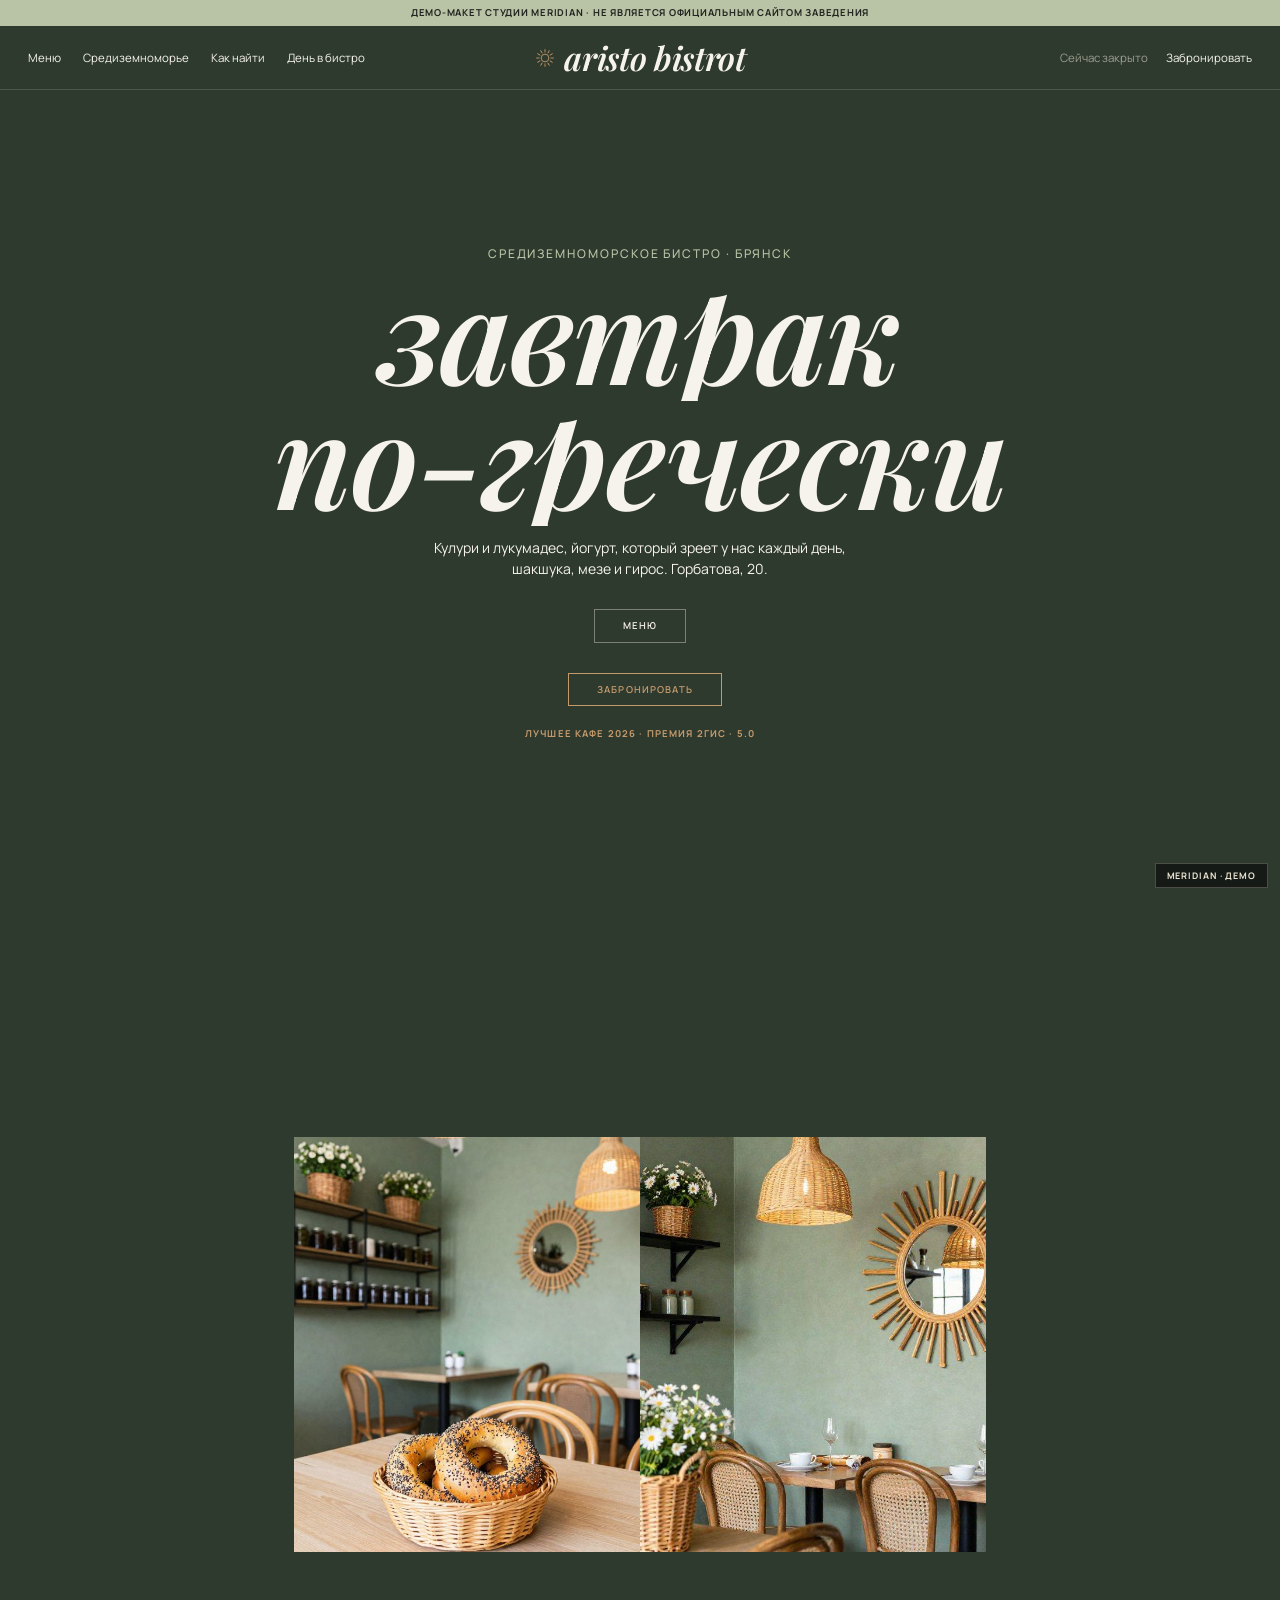
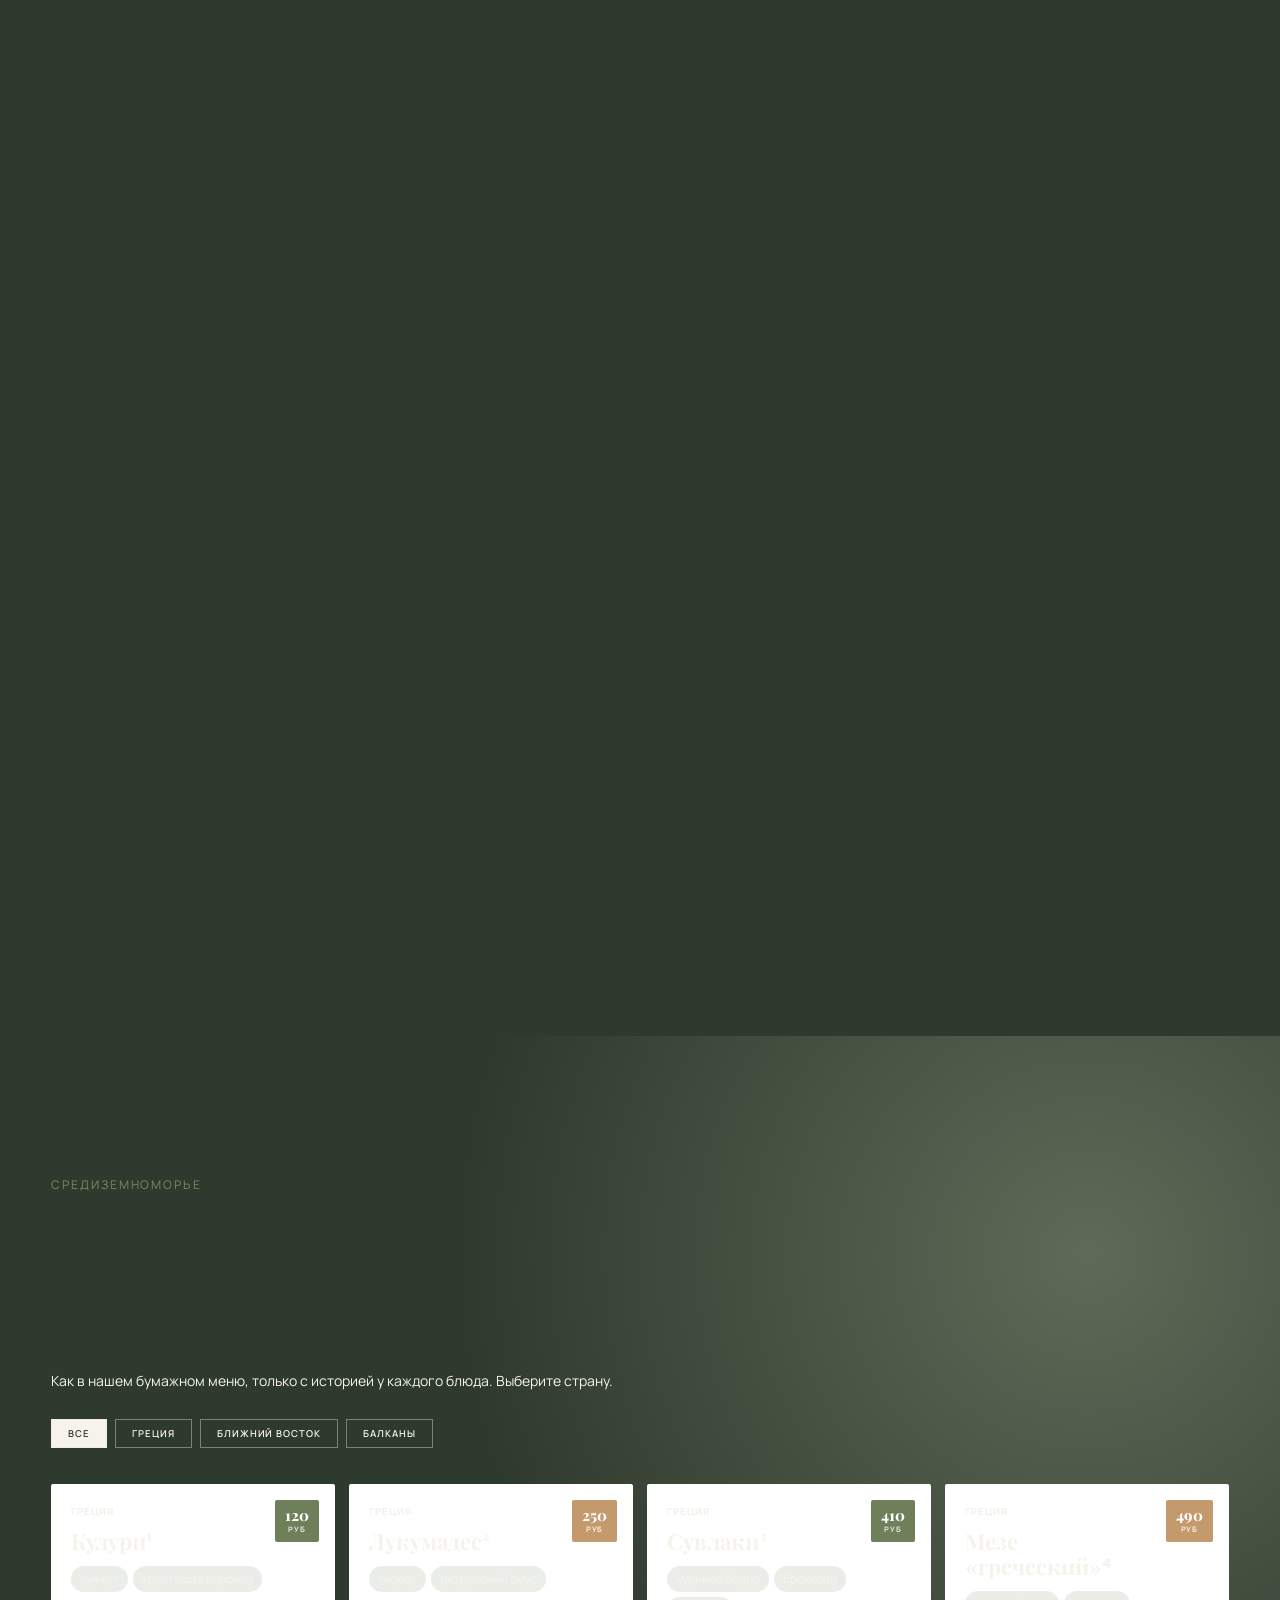
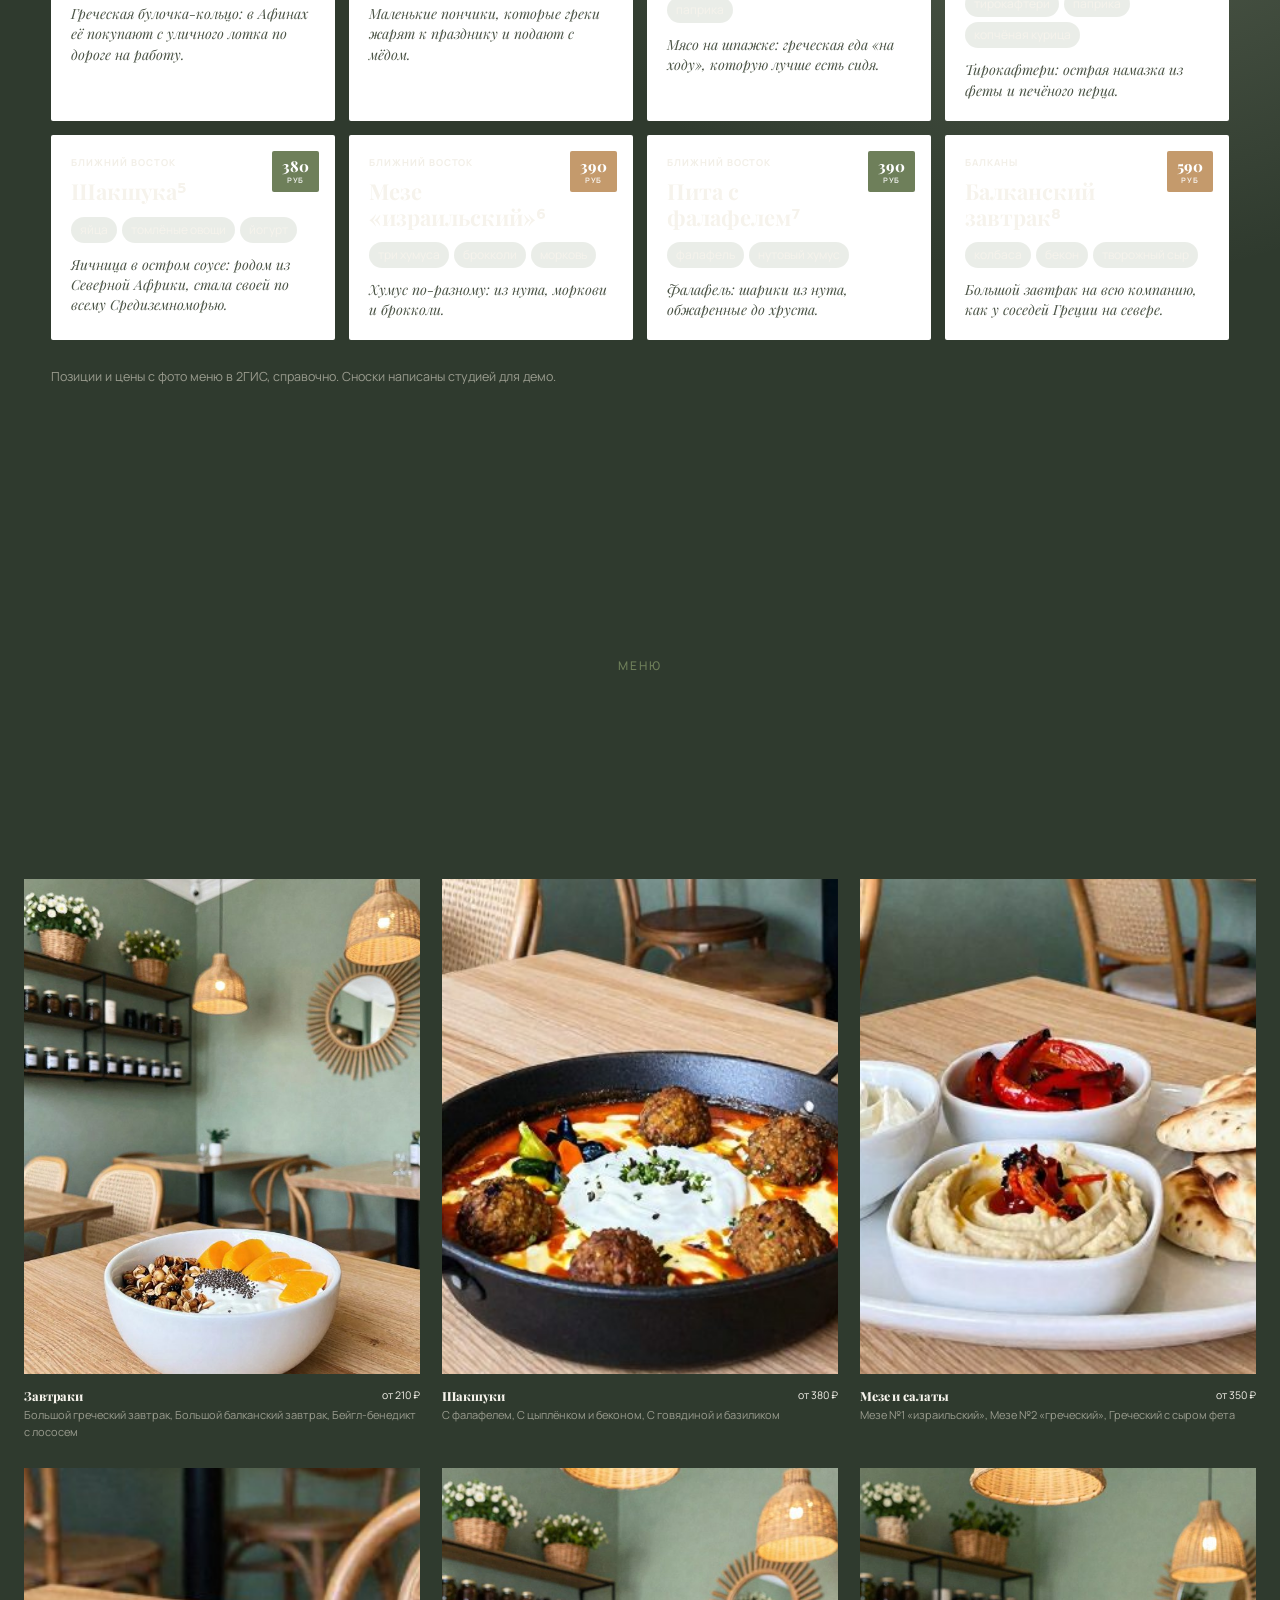
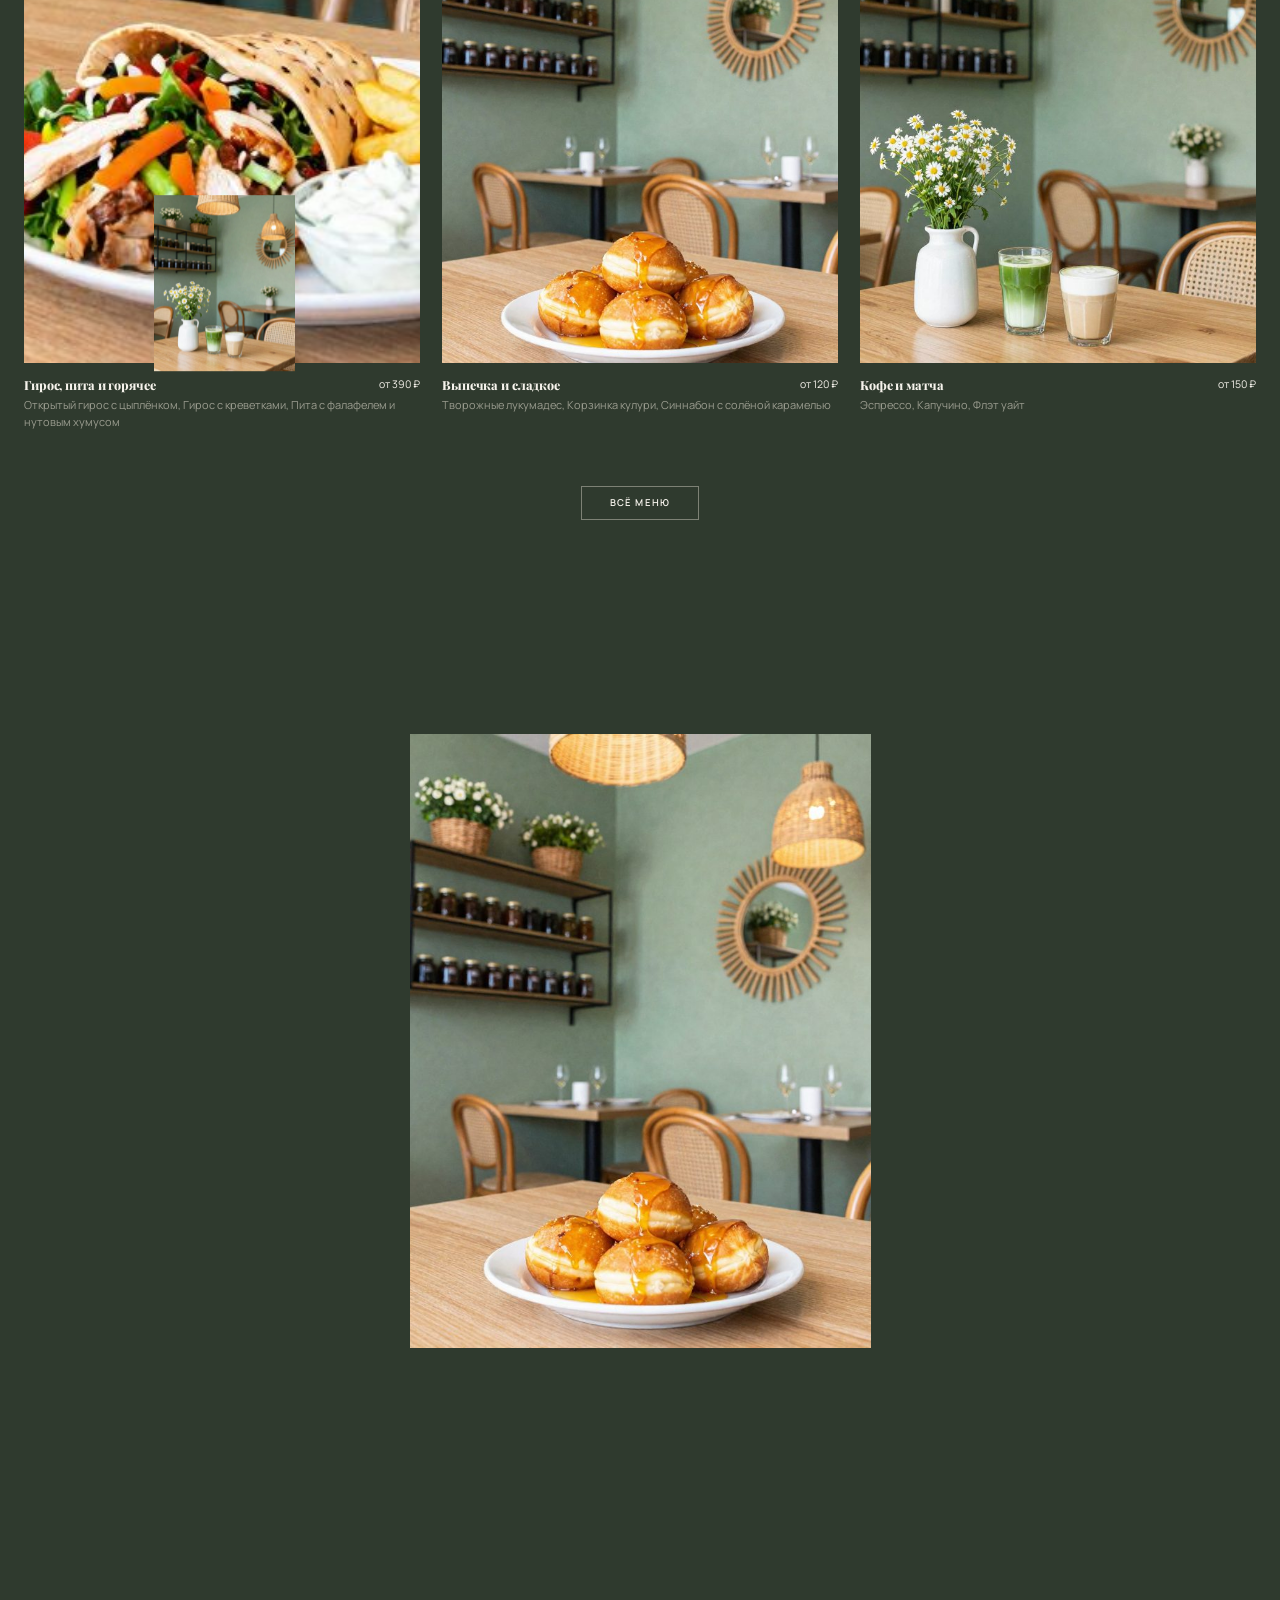
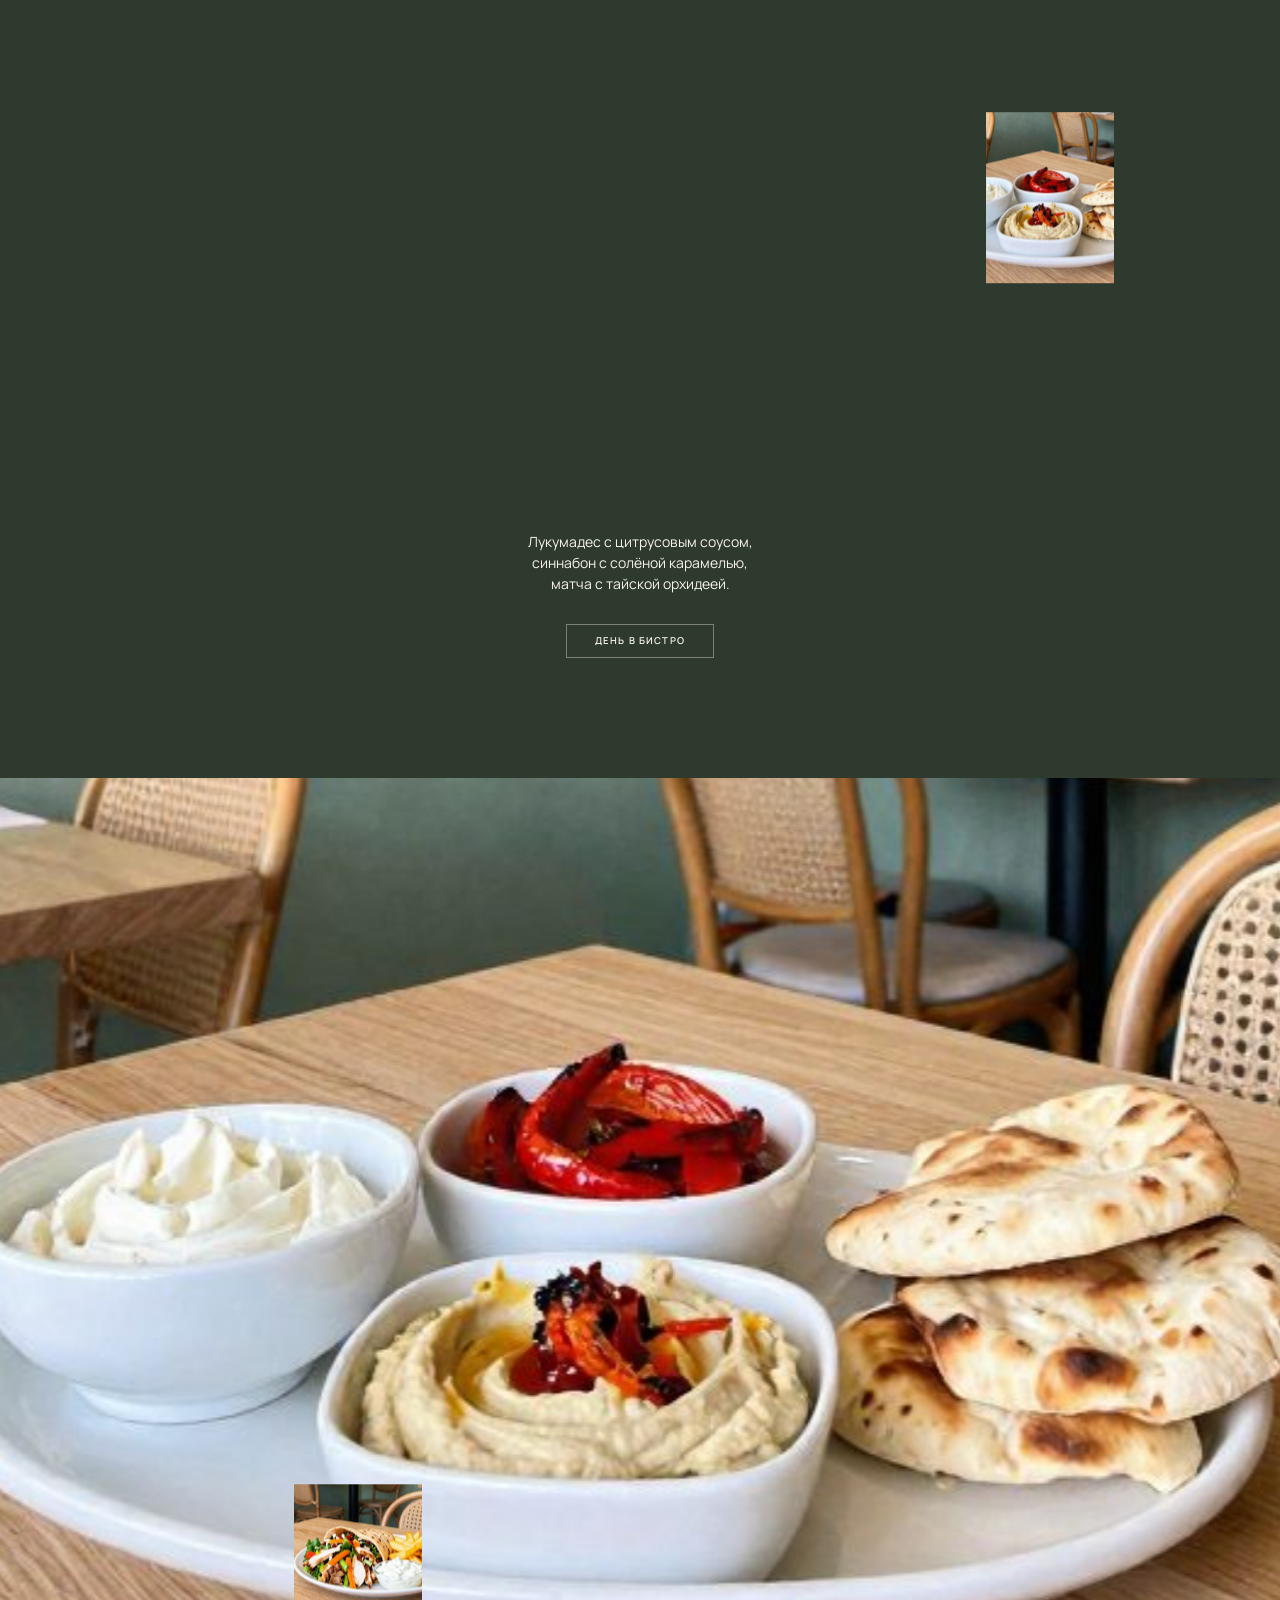
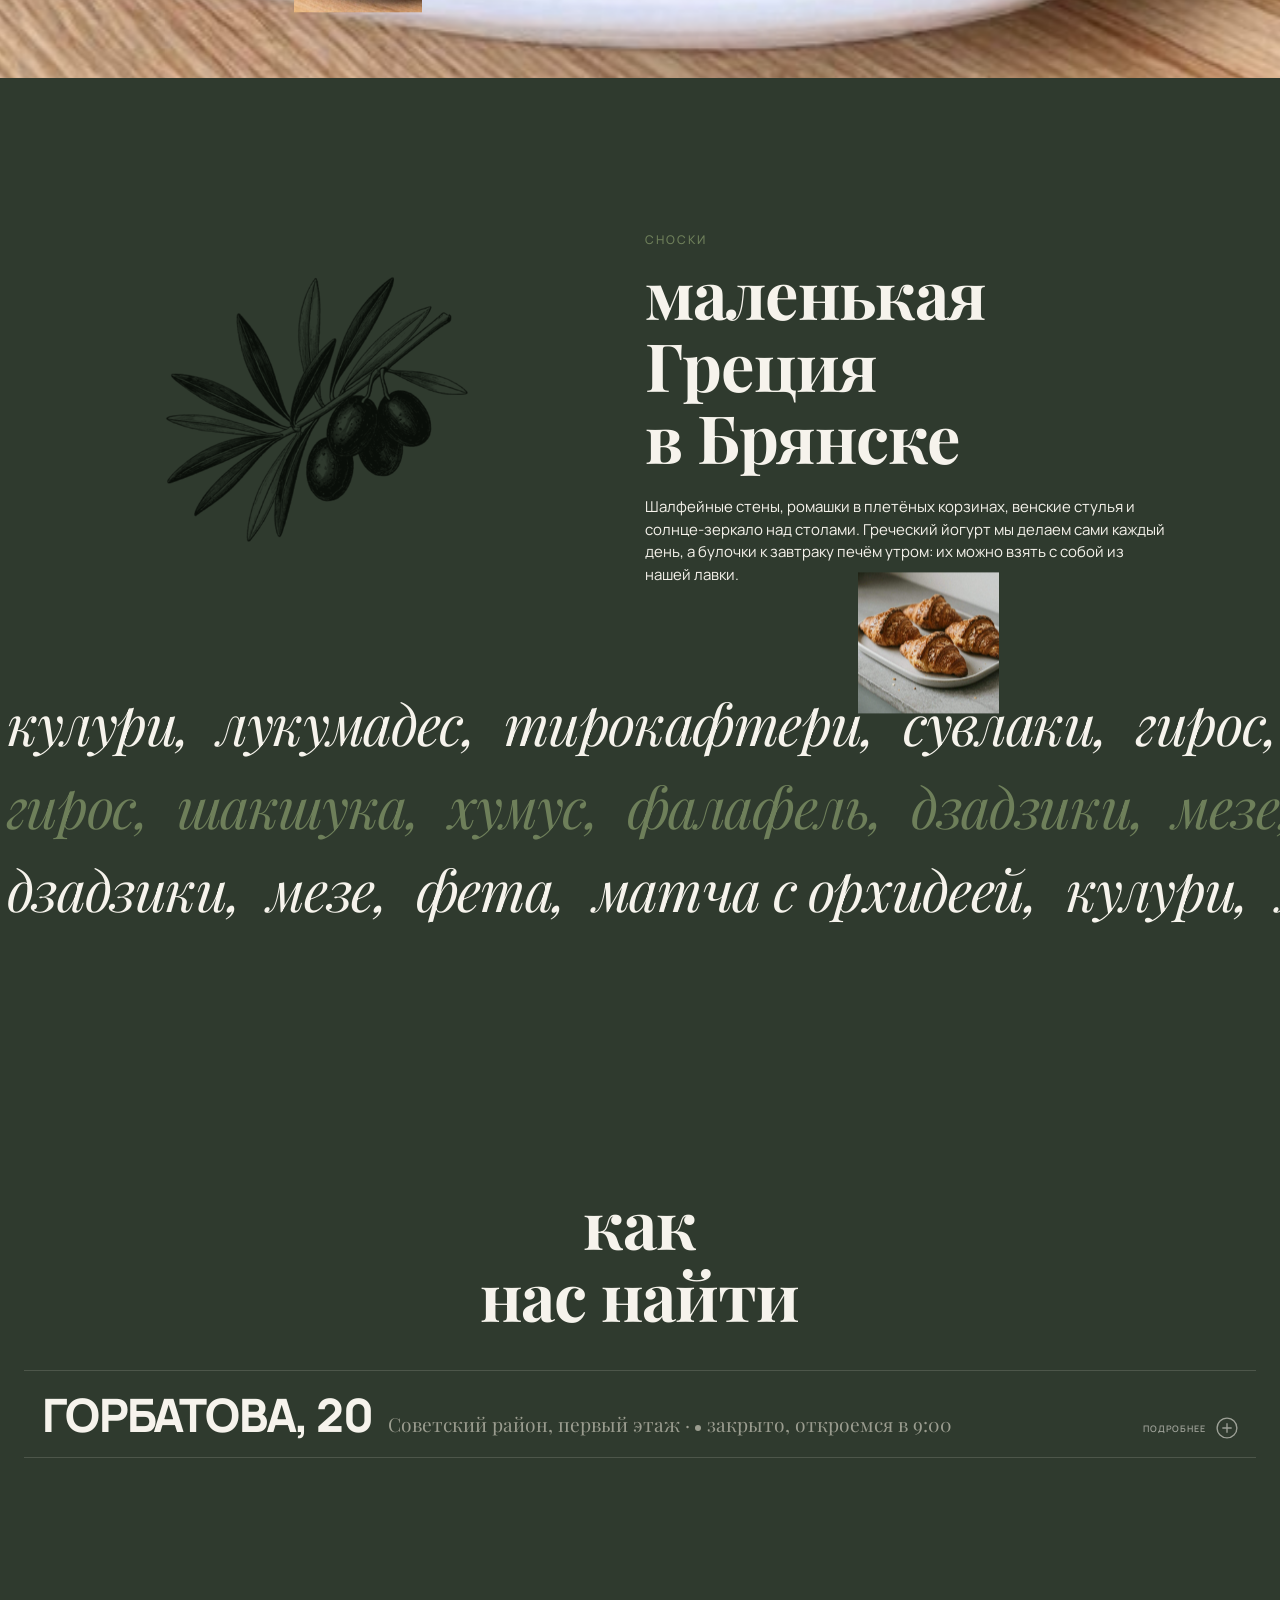
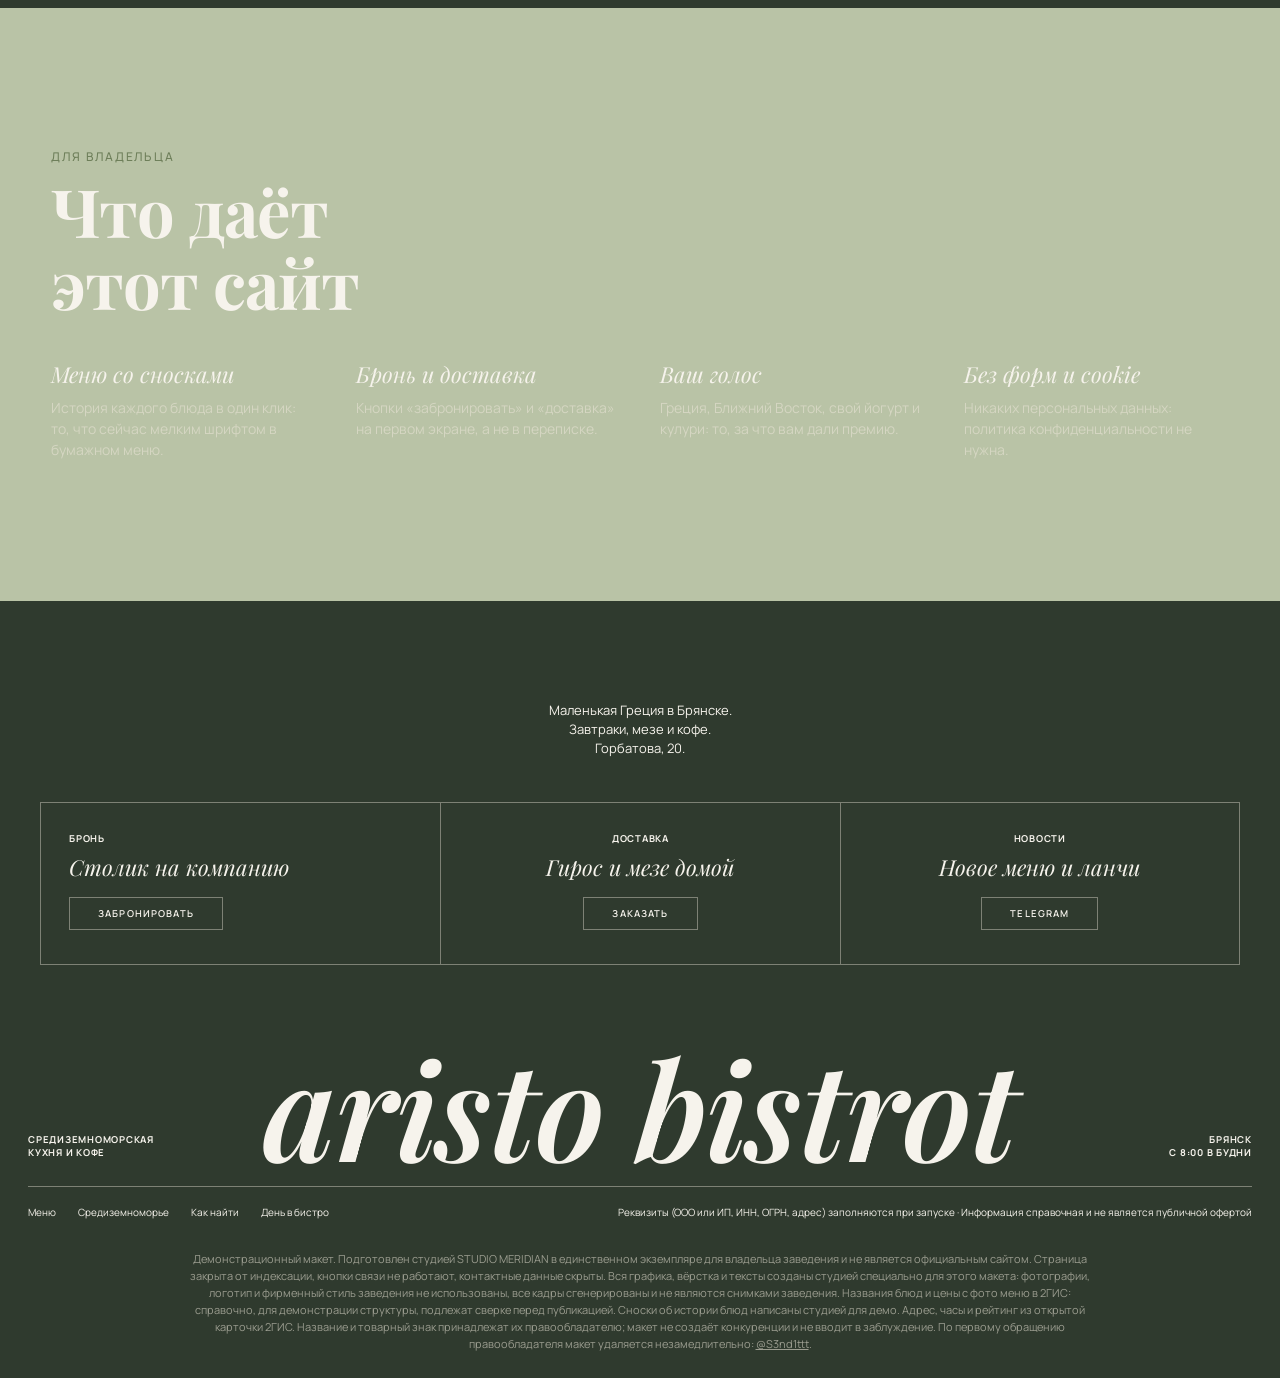
<file: index.html>
<!DOCTYPE html>
<html lang="ru" data-v="1" data-base="" class="nojs" data-tone="g">
<head>
<meta charset="UTF-8">
<meta name="viewport" content="width=device-width, initial-scale=1, viewport-fit=cover">
<meta name="robots" content="noindex, nofollow">
<title>Демо-макет сайта · STUDIO MERIDIAN</title>
<meta name="description" content="Демо-макет сайта для Aristo Bistrot в Брянске: греческие завтраки, шакшуки, мезе, гирос и кофе.">
<meta name="theme-color" content="#2F3A2E">
<meta property="og:type" content="website">
<meta property="og:title" content="Демо-макет сайта · STUDIO MERIDIAN">
<meta property="og:description" content="Демо-макет сайта для Aristo Bistrot в Брянске: греческие завтраки, шакшуки, мезе, гирос и кофе.">
<meta property="og:url" content="https://aristo.meridianstud.ru/">
<meta property="og:image" content="https://aristo.meridianstud.ru/img/og.jpg?v=1">
<link rel="icon" href="data:image/svg+xml,%3Csvg xmlns='http://www.w3.org/2000/svg' viewBox='0 0 40 40'%3E%3Crect width='40' height='40' rx='8' fill='%23A9B596'/%3E%3Ccircle cx='20' cy='20' r='8' fill='none' stroke='%232F3A2E' stroke-width='2.4'/%3E%3C/svg%3E">
<link rel="preload" href="fonts/playfair.woff2" as="font" type="font/woff2" crossorigin>
<link rel="preload" href="fonts/manrope.woff2" as="font" type="font/woff2" crossorigin>
<link rel="stylesheet" href="skin.css?v=855cb3a8">
<link rel="stylesheet" href="venue.css?v=6c4b9638">
<noscript><style>.curtain{display:none}</style></noscript>
</head>
<body>
<p class="demo-strip">Демо-макет студии MERIDIAN · не является официальным сайтом заведения</p>
<div class="curtain" aria-hidden="true"><p class="wm"><span style="--i:0">a</span><span style="--i:1">r</span><span style="--i:2">i</span><span style="--i:3">s</span><span style="--i:4">t</span><span style="--i:5">o</span><span style="--i:6">&nbsp;</span><span style="--i:7">b</span><span style="--i:8">i</span><span style="--i:9">s</span><span style="--i:10">t</span><span style="--i:11">r</span><span style="--i:12">o</span><span style="--i:13">t</span></p><div class="pic"><div class="pi"><img src="img/h-bistro.jpg?v=1" alt="" decoding="async" width="1152" height="768"></div></div></div>
<div class="veil" aria-hidden="true"></div>
<header class="top">
  <nav class="nav" aria-label="Разделы"><a href="menu/">Меню</a><a href="#karta">Средиземноморье</a><a href="gde/">Как найти</a><a href="den/">День в бистро</a></nav>
  <button class="burger" type="button" aria-expanded="false" aria-controls="menu">Меню</button>
  <a class="logo" href="" aria-label="Aristo Bistrot, на главную"><svg class="lamp" viewBox="0 0 40 40" aria-hidden="true"><circle cx="20" cy="20" r="7" fill="none" stroke="currentColor" stroke-width="1.6"/><path d="M20 4 v6" stroke="currentColor" stroke-width="1.6" transform="rotate(0 20 20)"/><path d="M20 4 v6" stroke="currentColor" stroke-width="1.6" transform="rotate(30 20 20)"/><path d="M20 4 v6" stroke="currentColor" stroke-width="1.6" transform="rotate(60 20 20)"/><path d="M20 4 v6" stroke="currentColor" stroke-width="1.6" transform="rotate(90 20 20)"/><path d="M20 4 v6" stroke="currentColor" stroke-width="1.6" transform="rotate(120 20 20)"/><path d="M20 4 v6" stroke="currentColor" stroke-width="1.6" transform="rotate(150 20 20)"/><path d="M20 4 v6" stroke="currentColor" stroke-width="1.6" transform="rotate(180 20 20)"/><path d="M20 4 v6" stroke="currentColor" stroke-width="1.6" transform="rotate(210 20 20)"/><path d="M20 4 v6" stroke="currentColor" stroke-width="1.6" transform="rotate(240 20 20)"/><path d="M20 4 v6" stroke="currentColor" stroke-width="1.6" transform="rotate(270 20 20)"/><path d="M20 4 v6" stroke="currentColor" stroke-width="1.6" transform="rotate(300 20 20)"/><path d="M20 4 v6" stroke="currentColor" stroke-width="1.6" transform="rotate(330 20 20)"/></svg><span>aristo bistrot</span></a>
  <div class="right"><span class="now" data-now></span><button type="button" data-hint="В рабочей версии кнопка открывает бронь столика или звонок.">Забронировать</button></div>
</header>
<div class="menu" id="menu" hidden><nav aria-label="Меню"><a href="menu/">Меню</a><a href="#karta">Средиземноморье</a><a href="gde/">Как найти</a><a href="den/">День в бистро</a></nav></div>
<main>

  <section class="hero" data-bg="g">
    <p class="kick">Средиземноморское бистро · Брянск</p>
    <h1 class="cap xxl rv"><span class="ln"><span>завтрак</span></span><span class="ln"><span>по-гречески</span></span></h1>
    <p class="lead rv-f">Кулури и лукумадес, йогурт, который зреет у нас каждый день,<br>шакшука, мезе и гирос. Горбатова, 20.</p>
    <a class="btn rv-f" href="menu/">Меню</a><button class="btn rv-f ghost" type="button" data-hint="В рабочей версии здесь бронь столика.">Забронировать</button>
    <p class="award rv-f">Лучшее кафе 2026 · Премия 2ГИС · 5.0</p>
  </section>
  <section class="duo" data-bg="g" aria-label="Бистро">
    <div class="stick"><div class="pair"><figure class="px"><img src="img/a-koulouri.jpg?v=1" alt="Корзинка кулури с кунжутом" decoding="async" width="704" height="880"></figure><figure class="px"><img src="img/h-bistro.jpg?v=1" alt="Корзина ромашек и зеркало-солнце на шалфейной стене" decoding="async" width="1152" height="768"></figure></div></div>
  </section>
  <section class="board" data-bg="p" id="karta">
    <p class="kick">Средиземноморье</p>
    <h2 class="cap l rv"><span class="ln"><span>откуда</span></span><span class="ln"><span>это блюдо</span></span></h2>
    <p class="lead">Как в нашем бумажном меню, только с историей у каждого блюда. Выберите страну.</p>
    <div class="flt" role="group" aria-label="Фильтр"><button type="button" data-f="all" aria-pressed="true">Все</button><button type="button" data-f="gr">Греция</button><button type="button" data-f="me">Ближний Восток</button><button type="button" data-f="bk">Балканы</button></div>
    <div class="lots">
      <article class="lot sd" data-f="gr">
        <p class="rk">Греция</p><h3>Кулури¹</h3>
        <div class="tags"><span>кунжут</span><span>хрустящая корочка</span></div>
        <p class="pr">Греческая булочка-кольцо: в Афинах её покупают с уличного лотка по дороге на работу.</p>
        <p class="q"><span>120<small>РУБ</small></span></p>
      </article>
      <article class="lot sd" data-f="gr">
        <p class="rk">Греция</p><h3>Лукумадес²</h3>
        <div class="tags"><span>творог</span><span>цитрусовый соус</span></div>
        <p class="pr">Маленькие пончики, которые греки жарят к празднику и подают с мёдом.</p>
        <p class="q"><span>250<small>РУБ</small></span></p>
      </article>
      <article class="lot sd" data-f="gr">
        <p class="rk">Греция</p><h3>Сувлаки³</h3>
        <div class="tags"><span>куриное бедро</span><span>брокколи</span><span>паприка</span></div>
        <p class="pr">Мясо на шпажке: греческая еда «на ходу», которую лучше есть сидя.</p>
        <p class="q"><span>410<small>РУБ</small></span></p>
      </article>
      <article class="lot sd" data-f="gr">
        <p class="rk">Греция</p><h3>Мезе «греческий»⁴</h3>
        <div class="tags"><span>тирокафтери</span><span>паприка</span><span>копчёная курица</span></div>
        <p class="pr">Тирокафтери: острая намазка из феты и печёного перца.</p>
        <p class="q"><span>490<small>РУБ</small></span></p>
      </article>
      <article class="lot sd" data-f="me">
        <p class="rk">Ближний Восток</p><h3>Шакшука⁵</h3>
        <div class="tags"><span>яйца</span><span>томлёные овощи</span><span>йогурт</span></div>
        <p class="pr">Яичница в остром соусе: родом из Северной Африки, стала своей по всему Средиземноморью.</p>
        <p class="q"><span>380<small>РУБ</small></span></p>
      </article>
      <article class="lot sd" data-f="me">
        <p class="rk">Ближний Восток</p><h3>Мезе «израильский»⁶</h3>
        <div class="tags"><span>три хумуса</span><span>брокколи</span><span>морковь</span></div>
        <p class="pr">Хумус по-разному: из нута, моркови и брокколи.</p>
        <p class="q"><span>390<small>РУБ</small></span></p>
      </article>
      <article class="lot sd" data-f="me">
        <p class="rk">Ближний Восток</p><h3>Пита с фалафелем⁷</h3>
        <div class="tags"><span>фалафель</span><span>нутовый хумус</span></div>
        <p class="pr">Фалафель: шарики из нута, обжаренные до хруста.</p>
        <p class="q"><span>390<small>РУБ</small></span></p>
      </article>
      <article class="lot sd" data-f="bk">
        <p class="rk">Балканы</p><h3>Балканский завтрак⁸</h3>
        <div class="tags"><span>колбаса</span><span>бекон</span><span>творожный сыр</span></div>
        <p class="pr">Большой завтрак на всю компанию, как у соседей Греции на севере.</p>
        <p class="q"><span>590<small>РУБ</small></span></p>
      </article></div>
    <p class="fn">Позиции и цены с фото меню в 2ГИС, справочно. Сноски написаны студией для демо.</p>
  </section>
  <section class="ranges" data-bg="p">
    <p class="kick">Меню</p>
    <h2 class="cap l rv"><span class="ln"><span>утро</span></span><span class="ln"><span>и обед</span></span></h2>
    <div class="grid"><a class="card" href="menu/#zavtrak"><span class="ph sd"><img src="img/a-yogurt.jpg?v=1" alt="Завтраки" loading="lazy" decoding="async" width="704" height="880"></span><span class="meta"><b>Завтраки</b><span class="pr">от 210 ₽</span><small>Большой греческий завтрак, Большой балканский завтрак, Бейгл-бенедикт с лососем</small></span></a><a class="card" href="menu/#shakshuka"><span class="ph sd"><img src="img/a-shak.jpg?v=1" alt="Шакшуки" loading="lazy" decoding="async" width="704" height="422"></span><span class="meta"><b>Шакшуки</b><span class="pr">от 380 ₽</span><small>С фалафелем, С цыплёнком и беконом, С говядиной и базиликом</small></span></a><a class="card" href="menu/#meze"><span class="ph sd"><img src="img/a-meze.jpg?v=1" alt="Мезе и салаты" loading="lazy" decoding="async" width="704" height="422"></span><span class="meta"><b>Мезе и салаты</b><span class="pr">от 350 ₽</span><small>Мезе №1 «израильский», Мезе №2 «греческий», Греческий с сыром фета</small></span></a><a class="card" href="menu/#goryachee"><span class="ph sd"><img src="img/a-gyros.jpg?v=1" alt="Гирос, пита и горячее" loading="lazy" decoding="async" width="605" height="352"></span><span class="meta"><b>Гирос, пита и горячее</b><span class="pr">от 390 ₽</span><small>Открытый гирос с цыплёнком, Гирос с креветками, Пита с фалафелем и нутовым хумусом</small></span></a><a class="card" href="menu/#sladkoe"><span class="ph sd"><img src="img/a-loukoumades.jpg?v=1" alt="Выпечка и сладкое" loading="lazy" decoding="async" width="704" height="880"></span><span class="meta"><b>Выпечка и сладкое</b><span class="pr">от 120 ₽</span><small>Творожные лукумадес, Корзинка кулури, Синнабон с солёной карамелью</small></span></a><a class="card" href="menu/#kofe"><span class="ph sd"><img src="img/a-latte.jpg?v=1" alt="Кофе и матча" loading="lazy" decoding="async" width="704" height="880"></span><span class="meta"><b>Кофе и матча</b><span class="pr">от 150 ₽</span><small>Эспрессо, Капучино, Флэт уайт</small></span></a></div>
    <a class="btn" href="menu/">Всё меню</a>
  </section>
  <section class="collage" data-bg="g">
    <div class="fl"><figure class="c0" data-s="0"><img src="img/a-loukoumades.jpg?v=1" alt="Лукумадес с мёдом" loading="lazy" decoding="async" width="704" height="880"></figure><figure class="c1" data-s="-.35"><img src="img/a-latte.jpg?v=1" alt="" loading="lazy" decoding="async" width="704" height="880"></figure><figure class="c2" data-s=".45"><img src="img/a-meze.jpg?v=1" alt="" loading="lazy" decoding="async" width="704" height="422"></figure><figure class="c3" data-s=".75"><img src="img/a-gyros.jpg?v=1" alt="" loading="lazy" decoding="async" width="605" height="352"></figure><figure class="c4" data-s="1.05"><img src="img/a-croissant.jpg?v=1" alt="" loading="lazy" decoding="async" width="1280" height="960"></figure><figure class="c5" data-s=".6"><img src="img/a-espresso.jpg?v=1" alt="" loading="lazy" decoding="async" width="1280" height="1280"></figure></div>
    <div class="say">
      <h2 class="cap l rv"><span class="ln"><span>кофе</span></span><span class="ln"><span>и сладкое</span></span></h2>
      <p class="lead">Лукумадес с цитрусовым соусом,<br>синнабон с солёной карамелью,<br>матча с тайской орхидеей.</p>
      <a class="btn" href="den/">День в бистро</a>
    </div>
  </section>
  <section class="roast" data-bg="g" aria-label="Мезе с соусами и питой">
    <div class="wide"><img src="img/a-meze.jpg?v=1" alt="Мезе с соусами и питой" loading="lazy" decoding="async" width="704" height="422"></div>
  </section>
  <section class="polka" data-bg="l">
    <div class="pg">
      <div class="engs"><img src="img/g-olive.png?v=1" alt="Гравюра: оливковая ветвь" class="eng" loading="lazy" decoding="async" width="481" height="425"></div>
      <div><p class="kick">Сноски</p><h2 class="cap l rv"><span class="ln"><span>маленькая</span></span><span class="ln"><span>Греция</span></span><span class="ln"><span>в Брянске</span></span></h2><p class="lead">Шалфейные стены, ромашки в плетёных корзинах, венские стулья и солнце-зеркало над столами. Греческий йогурт мы делаем сами каждый день, а булочки к завтраку печём утром: их можно взять с собой из нашей лавки.</p></div>
    </div>
    <div class="mqs" aria-label="Блюда Средиземноморья"><div class="mq"><div class="mqi"><span class="tr">кулури,</span> <span class="tr">лукумадес,</span> <span class="tr">тирокафтери,</span> <span class="tr">сувлаки,</span> <span class="tr">гирос,</span> <span class="tr">шакшука,</span> <span class="tr">хумус,</span> <span class="tr">фалафель,</span> <span class="tr">дзадзики,</span> <span class="tr">мезе,</span> <span class="tr">фета,</span> <span class="tr">матча с орхидеей,</span> <span class="tr">кулури,</span> <span class="tr">лукумадес,</span> <span class="tr">тирокафтери,</span> <span class="tr">сувлаки,</span> <span class="tr">гирос,</span> <span class="tr">шакшука,</span> <span class="tr">хумус,</span> <span class="tr">фалафель,</span> <span class="tr">дзадзики,</span> <span class="tr">мезе,</span> <span class="tr">фета,</span> <span class="tr">матча с орхидеей,</span></div></div><div class="mq rev"><div class="mqi"><span class="tr">гирос,</span> <span class="tr">шакшука,</span> <span class="tr">хумус,</span> <span class="tr">фалафель,</span> <span class="tr">дзадзики,</span> <span class="tr">мезе,</span> <span class="tr">фета,</span> <span class="tr">матча с орхидеей,</span> <span class="tr">кулури,</span> <span class="tr">лукумадес,</span> <span class="tr">тирокафтери,</span> <span class="tr">сувлаки,</span> <span class="tr">гирос,</span> <span class="tr">шакшука,</span> <span class="tr">хумус,</span> <span class="tr">фалафель,</span> <span class="tr">дзадзики,</span> <span class="tr">мезе,</span> <span class="tr">фета,</span> <span class="tr">матча с орхидеей,</span> <span class="tr">кулури,</span> <span class="tr">лукумадес,</span> <span class="tr">тирокафтери,</span> <span class="tr">сувлаки,</span></div></div><div class="mq"><div class="mqi"><span class="tr">дзадзики,</span> <span class="tr">мезе,</span> <span class="tr">фета,</span> <span class="tr">матча с орхидеей,</span> <span class="tr">кулури,</span> <span class="tr">лукумадес,</span> <span class="tr">тирокафтери,</span> <span class="tr">сувлаки,</span> <span class="tr">гирос,</span> <span class="tr">шакшука,</span> <span class="tr">хумус,</span> <span class="tr">фалафель,</span> <span class="tr">дзадзики,</span> <span class="tr">мезе,</span> <span class="tr">фета,</span> <span class="tr">матча с орхидеей,</span> <span class="tr">кулури,</span> <span class="tr">лукумадес,</span> <span class="tr">тирокафтери,</span> <span class="tr">сувлаки,</span> <span class="tr">гирос,</span> <span class="tr">шакшука,</span> <span class="tr">хумус,</span> <span class="tr">фалафель,</span></div></div></div>
  </section>
  <section class="stores" data-bg="g">
    <h2 class="cap l rv"><span class="ln"><span>как</span></span><span class="ln"><span>нас найти</span></span></h2>
    <div class="rows">
      <div class="ex">
        <button class="row" type="button" aria-expanded="false" aria-controls="st0"><b>Горбатова, 20</b><span class="ad">Советский район, первый этаж · <span class="st" data-open="8" data-close="22" data-open-we="9" data-close-we="22"></span></span><span class="more">подробнее <svg viewBox="0 0 16 16" aria-hidden="true"><circle cx="8" cy="8" r="7.2" fill="none" stroke="currentColor"/><path d="M8 4.6v6.8M4.6 8h6.8" stroke="currentColor"/></svg></span></button>
        <div class="exb" id="st0"><div class="exi">
          <div class="drag" data-drag><figure><img src="img/h-bistro.jpg?v=1" alt="" loading="lazy" decoding="async" width="1152" height="768"></figure><figure><img src="img/a-hall.jpg?v=1" alt="" loading="lazy" decoding="async" width="960" height="1280"></figure><figure><img src="img/a-latte.jpg?v=1" alt="" loading="lazy" decoding="async" width="704" height="880"></figure>
            <div class="info"><p class="it">Тридцать мест, шалфейные стены, ромашки в плетёных корзинах и солнце-зеркало над столами.</p><p class="k">пн‑пт с 8:00 до 22:00 · сб и вс с 9:00 до 22:00 · 5.0 в 2ГИС</p><a class="btn" href="gde/#gorbatova">Как добраться</a></div>
          </div>
        </div></div>
      </div></div>
  </section>
  <section class="gives" data-bg="k">
    <p class="kick">Для владельца</p>
    <h2 class="cap l rv"><span class="ln"><span>Что даёт</span></span><span class="ln"><span>этот сайт</span></span></h2>
    <div class="gv"><div><b>Меню со сносками</b><p>История каждого блюда в один клик: то, что сейчас мелким шрифтом в бумажном меню.</p></div><div><b>Бронь и доставка</b><p>Кнопки «забронировать» и «доставка» на первом экране, а не в переписке.</p></div><div><b>Ваш голос</b><p>Греция, Ближний Восток, свой йогурт и кулури: то, за что вам дали премию.</p></div><div><b>Без форм и cookie</b><p>Никаких персональных данных: политика конфиденциальности не нужна.</p></div></div>
  </section>
</main>
<footer class="foot" data-bg="g">
  <p class="quote">Маленькая Греция в Брянске.<br>Завтраки, мезе и кофе.<br>Горбатова, 20.</p>
  <div class="boxes"><div class="box"><p class="k">Бронь</p><p class="it">Столик на компанию</p><button class="btn" type="button" data-hint="В рабочей версии здесь бронь столика.">Забронировать</button></div><div class="box"><p class="k">Доставка</p><p class="it">Гирос и мезе домой</p><button class="btn" type="button" data-hint="В рабочей версии здесь ваша доставка.">Заказать</button></div><div class="box"><p class="k">Новости</p><p class="it">Новое меню и ланчи</p><button class="btn" type="button" data-hint="В рабочей версии здесь ваш Telegram.">Telegram</button></div></div>
  <div class="sig"><p class="k">Средиземноморская<br>кухня и кофе</p><p class="wm" aria-hidden="true">aristo bistrot</p><p class="k r">Брянск<br>с 8:00 в будни</p></div>
  <div class="fine">
    <span><a href="menu/">Меню</a><a href="#karta">Средиземноморье</a><a href="gde/">Как найти</a><a href="den/">День в бистро</a></span>
    <span>Реквизиты (ООО или ИП, ИНН, ОГРН, адрес) заполняются при запуске · Информация справочная и не является публичной офертой</span>
  </div>
  <p class="note">Демонстрационный макет. Подготовлен студией STUDIO MERIDIAN в единственном экземпляре для владельца заведения и не является официальным сайтом. Страница закрыта от индексации, кнопки связи не работают, контактные данные скрыты. Вся графика, вёрстка и тексты созданы студией специально для этого макета: фотографии, логотип и фирменный стиль заведения не использованы, все кадры сгенерированы и не являются снимками заведения. Названия блюд и цены с фото меню в 2ГИС: справочно, для демонстрации структуры, подлежат сверке перед публикацией. Сноски об истории блюд написаны студией для демо. Адрес, часы и рейтинг из открытой карточки 2ГИС. Название и товарный знак принадлежат их правообладателю; макет не создаёт конкуренции и не вводит в заблуждение. По первому обращению правообладателя макет удаляется незамедлительно: <a href="https://t.me/S3nd1ttt" target="_blank" rel="noopener">@S3nd1ttt</a>.</p>
</footer>
<div class="toast" role="status" aria-live="polite" hidden></div>
<a class="mer-badge" href="https://t.me/S3nd1ttt" target="_blank" rel="noopener">MERIDIAN · Демо</a>
<script src="skin.js?v=9ecd316b"></script>
</body>
</html>
</file>
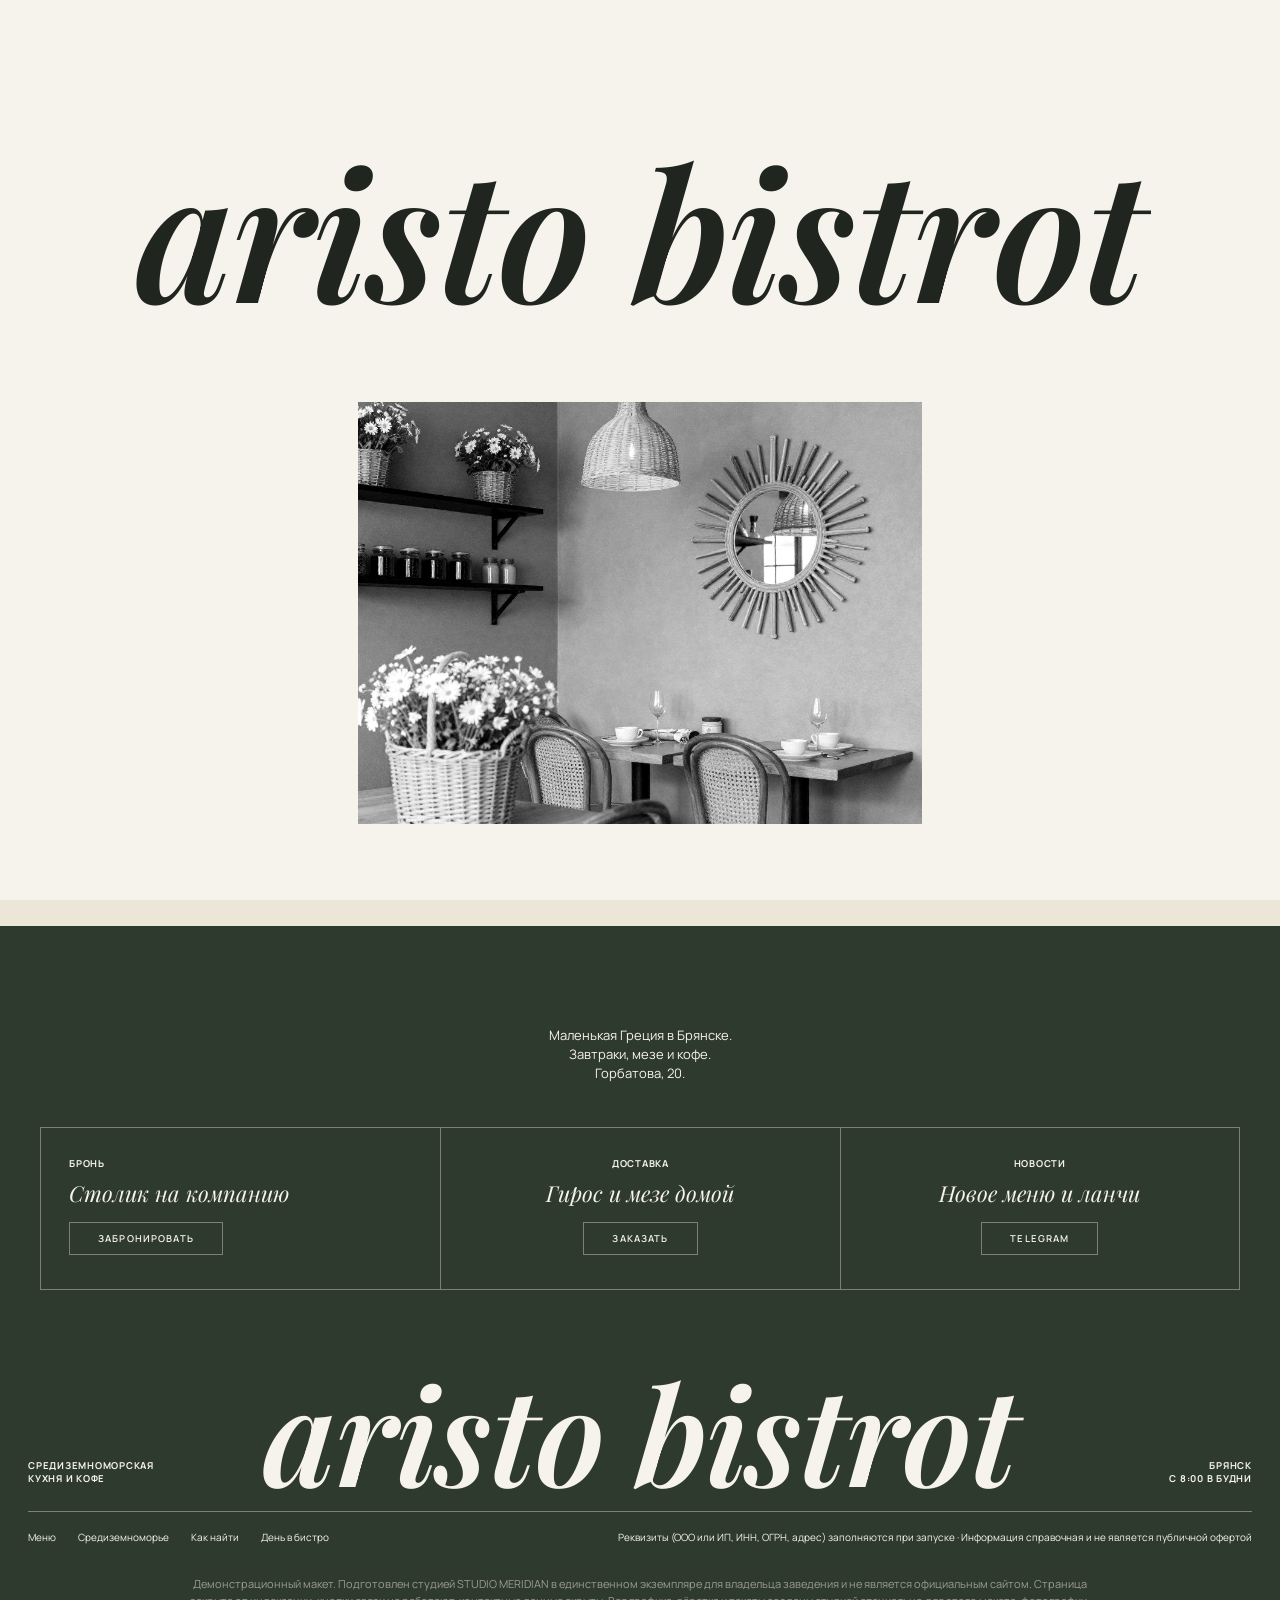
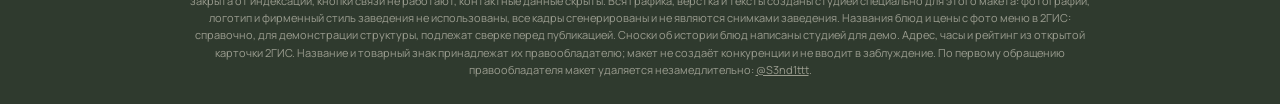
<file: 404/index.html>
<!DOCTYPE html>
<html lang="ru" data-v="1" data-base="../" class="nojs" data-tone="l">
<head>
<meta charset="UTF-8">
<meta name="viewport" content="width=device-width, initial-scale=1, viewport-fit=cover">
<meta name="robots" content="noindex, nofollow">
<title>Страница не найдена · Демо-макет сайта · STUDIO MERIDIAN</title>
<meta name="description" content="Такой страницы нет.">
<meta name="theme-color" content="#2F3A2E">
<meta property="og:type" content="website">
<meta property="og:title" content="Демо-макет сайта · STUDIO MERIDIAN">
<meta property="og:description" content="Такой страницы нет.">
<meta property="og:url" content="https://aristo.meridianstud.ru/404/">
<meta property="og:image" content="https://aristo.meridianstud.ru/img/og.jpg?v=1">
<link rel="icon" href="data:image/svg+xml,%3Csvg xmlns='http://www.w3.org/2000/svg' viewBox='0 0 40 40'%3E%3Crect width='40' height='40' rx='8' fill='%23A9B596'/%3E%3Ccircle cx='20' cy='20' r='8' fill='none' stroke='%232F3A2E' stroke-width='2.4'/%3E%3C/svg%3E">
<link rel="preload" href="../fonts/playfair.woff2" as="font" type="font/woff2" crossorigin>
<link rel="preload" href="../fonts/manrope.woff2" as="font" type="font/woff2" crossorigin>
<link rel="stylesheet" href="../skin.css?v=855cb3a8">
<link rel="stylesheet" href="../venue.css?v=6c4b9638">
<noscript><style>.curtain{display:none}</style></noscript>
</head>
<body>
<p class="demo-strip">Демо-макет студии MERIDIAN · не является официальным сайтом заведения</p>
<div class="curtain" aria-hidden="true"><p class="wm"><span style="--i:0">a</span><span style="--i:1">r</span><span style="--i:2">i</span><span style="--i:3">s</span><span style="--i:4">t</span><span style="--i:5">o</span><span style="--i:6">&nbsp;</span><span style="--i:7">b</span><span style="--i:8">i</span><span style="--i:9">s</span><span style="--i:10">t</span><span style="--i:11">r</span><span style="--i:12">o</span><span style="--i:13">t</span></p><div class="pic"><div class="pi"><img src="../img/h-bistro.jpg?v=1" alt="" decoding="async" width="1152" height="768"></div></div></div>
<div class="veil" aria-hidden="true"></div>
<header class="top">
  <nav class="nav" aria-label="Разделы"><a href="../menu/">Меню</a><a href="../#karta">Средиземноморье</a><a href="../gde/">Как найти</a><a href="../den/">День в бистро</a></nav>
  <button class="burger" type="button" aria-expanded="false" aria-controls="menu">Меню</button>
  <a class="logo" href="../" aria-label="Aristo Bistrot, на главную"><svg class="lamp" viewBox="0 0 40 40" aria-hidden="true"><circle cx="20" cy="20" r="7" fill="none" stroke="currentColor" stroke-width="1.6"/><path d="M20 4 v6" stroke="currentColor" stroke-width="1.6" transform="rotate(0 20 20)"/><path d="M20 4 v6" stroke="currentColor" stroke-width="1.6" transform="rotate(30 20 20)"/><path d="M20 4 v6" stroke="currentColor" stroke-width="1.6" transform="rotate(60 20 20)"/><path d="M20 4 v6" stroke="currentColor" stroke-width="1.6" transform="rotate(90 20 20)"/><path d="M20 4 v6" stroke="currentColor" stroke-width="1.6" transform="rotate(120 20 20)"/><path d="M20 4 v6" stroke="currentColor" stroke-width="1.6" transform="rotate(150 20 20)"/><path d="M20 4 v6" stroke="currentColor" stroke-width="1.6" transform="rotate(180 20 20)"/><path d="M20 4 v6" stroke="currentColor" stroke-width="1.6" transform="rotate(210 20 20)"/><path d="M20 4 v6" stroke="currentColor" stroke-width="1.6" transform="rotate(240 20 20)"/><path d="M20 4 v6" stroke="currentColor" stroke-width="1.6" transform="rotate(270 20 20)"/><path d="M20 4 v6" stroke="currentColor" stroke-width="1.6" transform="rotate(300 20 20)"/><path d="M20 4 v6" stroke="currentColor" stroke-width="1.6" transform="rotate(330 20 20)"/></svg><span>aristo bistrot</span></a>
  <div class="right"><span class="now" data-now></span><button type="button" data-hint="В рабочей версии кнопка открывает бронь столика или звонок.">Забронировать</button></div>
</header>
<div class="menu" id="menu" hidden><nav aria-label="Меню"><a href="../menu/">Меню</a><a href="../#karta">Средиземноморье</a><a href="../gde/">Как найти</a><a href="../den/">День в бистро</a></nav></div>
<main class="nf" data-bg="l">

  <h1 class="cap xxl rv"><span class="ln"><span>404</span></span><span class="ln"><span>Не найдено</span></span></h1>
  <p class="lead">Такой страницы нет. Зато кулури уже из печи.</p>
  <a class="btn dark" href="../">На главную</a>
</main>
<footer class="foot" data-bg="g">
  <p class="quote">Маленькая Греция в Брянске.<br>Завтраки, мезе и кофе.<br>Горбатова, 20.</p>
  <div class="boxes"><div class="box"><p class="k">Бронь</p><p class="it">Столик на компанию</p><button class="btn" type="button" data-hint="В рабочей версии здесь бронь столика.">Забронировать</button></div><div class="box"><p class="k">Доставка</p><p class="it">Гирос и мезе домой</p><button class="btn" type="button" data-hint="В рабочей версии здесь ваша доставка.">Заказать</button></div><div class="box"><p class="k">Новости</p><p class="it">Новое меню и ланчи</p><button class="btn" type="button" data-hint="В рабочей версии здесь ваш Telegram.">Telegram</button></div></div>
  <div class="sig"><p class="k">Средиземноморская<br>кухня и кофе</p><p class="wm" aria-hidden="true">aristo bistrot</p><p class="k r">Брянск<br>с 8:00 в будни</p></div>
  <div class="fine">
    <span><a href="../menu/">Меню</a><a href="../#karta">Средиземноморье</a><a href="../gde/">Как найти</a><a href="../den/">День в бистро</a></span>
    <span>Реквизиты (ООО или ИП, ИНН, ОГРН, адрес) заполняются при запуске · Информация справочная и не является публичной офертой</span>
  </div>
  <p class="note">Демонстрационный макет. Подготовлен студией STUDIO MERIDIAN в единственном экземпляре для владельца заведения и не является официальным сайтом. Страница закрыта от индексации, кнопки связи не работают, контактные данные скрыты. Вся графика, вёрстка и тексты созданы студией специально для этого макета: фотографии, логотип и фирменный стиль заведения не использованы, все кадры сгенерированы и не являются снимками заведения. Названия блюд и цены с фото меню в 2ГИС: справочно, для демонстрации структуры, подлежат сверке перед публикацией. Сноски об истории блюд написаны студией для демо. Адрес, часы и рейтинг из открытой карточки 2ГИС. Название и товарный знак принадлежат их правообладателю; макет не создаёт конкуренции и не вводит в заблуждение. По первому обращению правообладателя макет удаляется незамедлительно: <a href="https://t.me/S3nd1ttt" target="_blank" rel="noopener">@S3nd1ttt</a>.</p>
</footer>
<div class="toast" role="status" aria-live="polite" hidden></div>
<a class="mer-badge" href="https://t.me/S3nd1ttt" target="_blank" rel="noopener">MERIDIAN · Демо</a>
<script src="../skin.js?v=9ecd316b"></script>
</body>
</html>
</file>
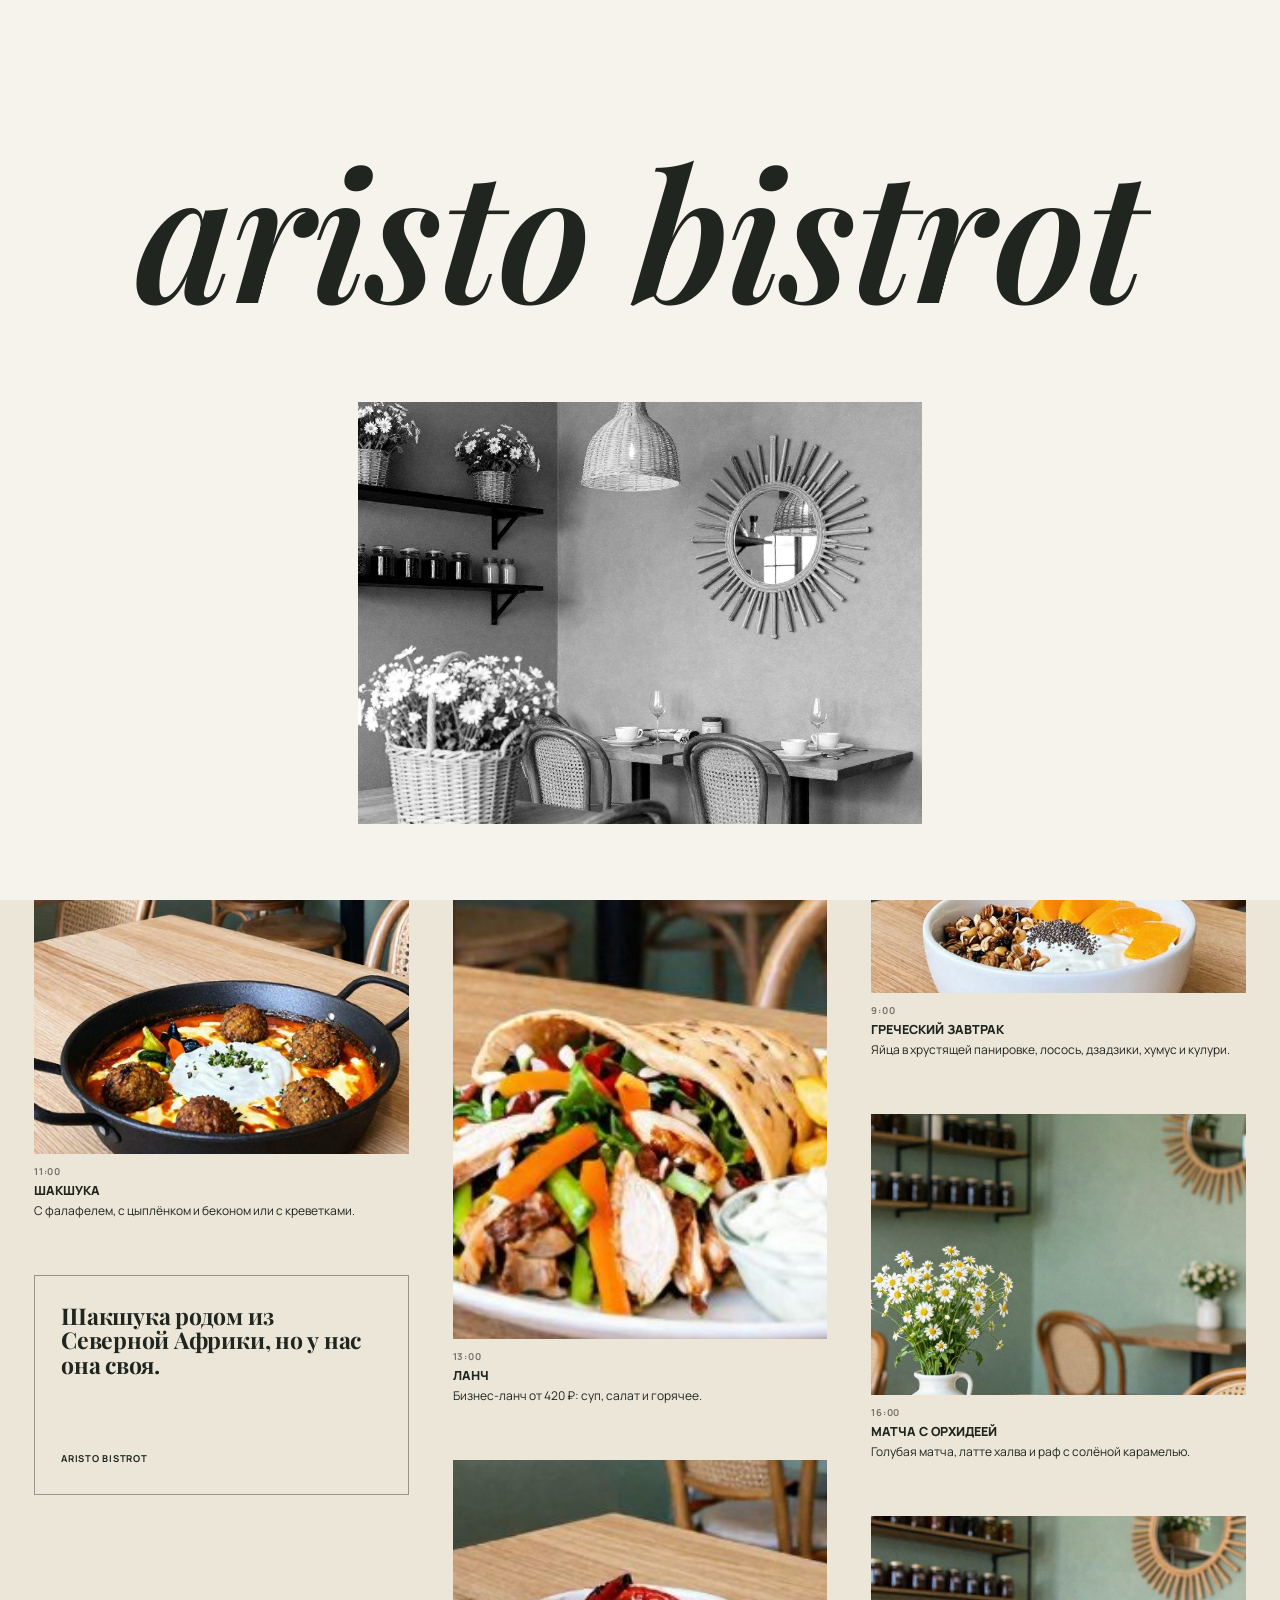
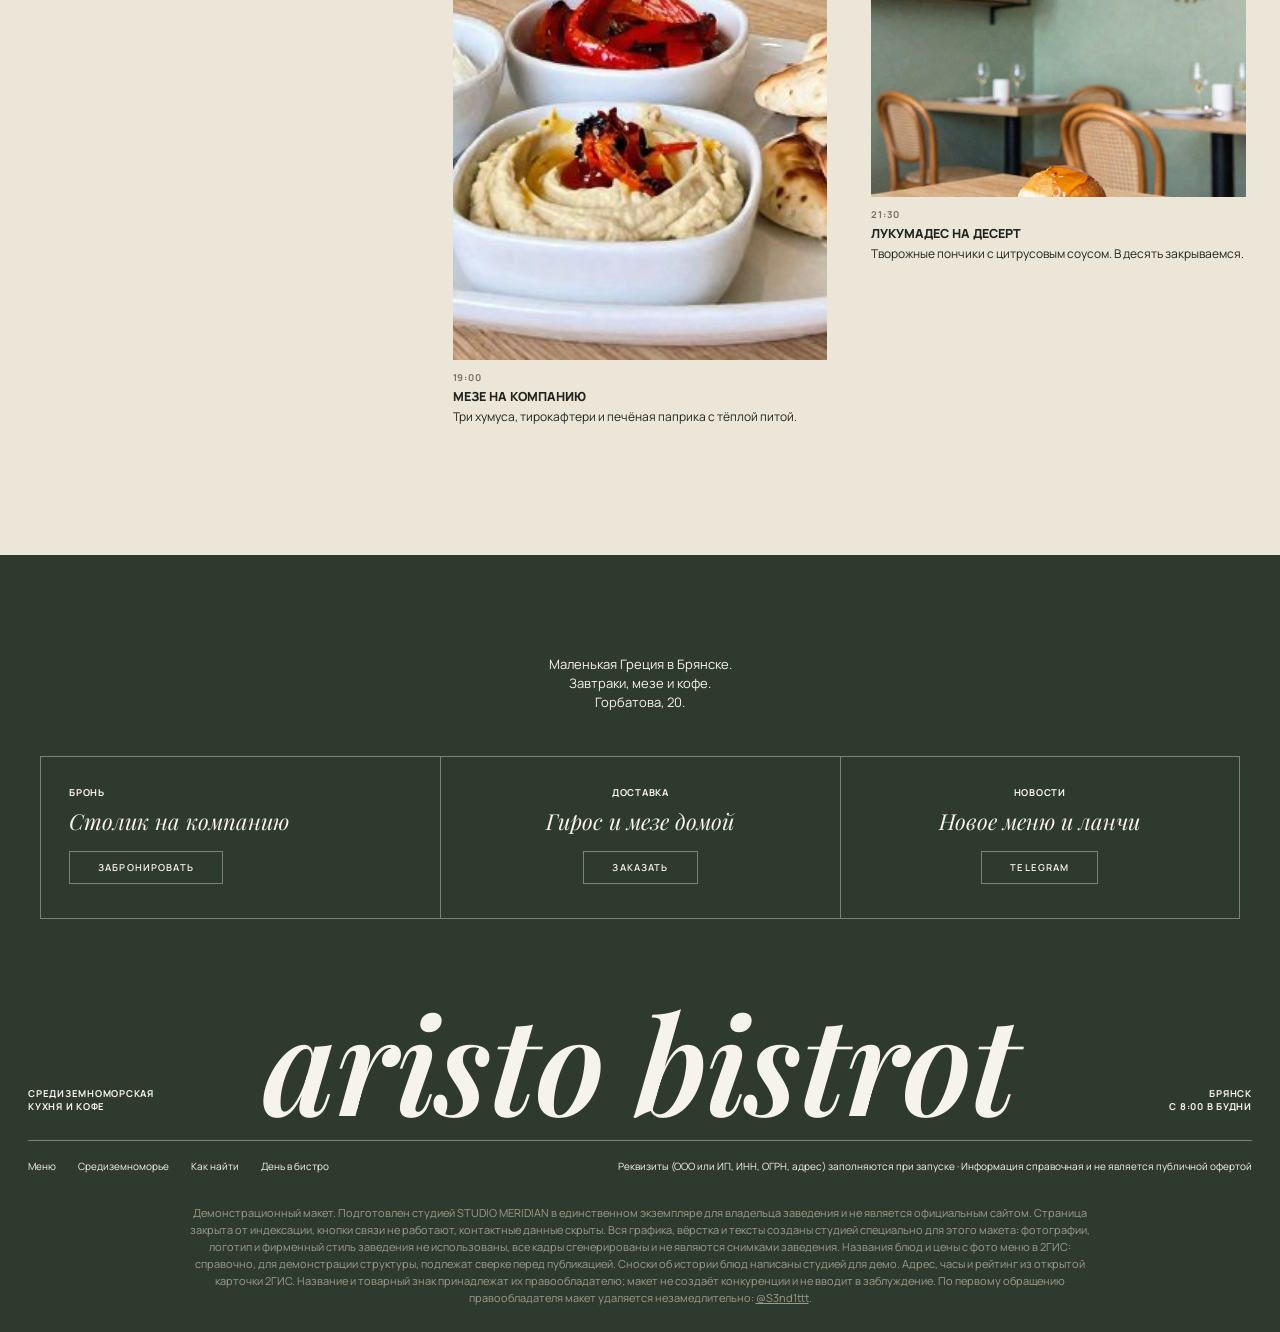
<file: den/index.html>
<!DOCTYPE html>
<html lang="ru" data-v="1" data-base="../" class="nojs" data-tone="l">
<head>
<meta charset="UTF-8">
<meta name="viewport" content="width=device-width, initial-scale=1, viewport-fit=cover">
<meta name="robots" content="noindex, nofollow">
<title>день в бистро · Демо-макет сайта · STUDIO MERIDIAN</title>
<meta name="description" content="Один обычный день Aristo Bistrot: завтраки, ланч, мезе и кофе.">
<meta name="theme-color" content="#2F3A2E">
<meta property="og:type" content="website">
<meta property="og:title" content="Демо-макет сайта · STUDIO MERIDIAN">
<meta property="og:description" content="Один обычный день Aristo Bistrot: завтраки, ланч, мезе и кофе.">
<meta property="og:url" content="https://aristo.meridianstud.ru/den/">
<meta property="og:image" content="https://aristo.meridianstud.ru/img/og.jpg?v=1">
<link rel="icon" href="data:image/svg+xml,%3Csvg xmlns='http://www.w3.org/2000/svg' viewBox='0 0 40 40'%3E%3Crect width='40' height='40' rx='8' fill='%23A9B596'/%3E%3Ccircle cx='20' cy='20' r='8' fill='none' stroke='%232F3A2E' stroke-width='2.4'/%3E%3C/svg%3E">
<link rel="preload" href="../fonts/playfair.woff2" as="font" type="font/woff2" crossorigin>
<link rel="preload" href="../fonts/manrope.woff2" as="font" type="font/woff2" crossorigin>
<link rel="stylesheet" href="../skin.css?v=855cb3a8">
<link rel="stylesheet" href="../venue.css?v=6c4b9638">
<noscript><style>.curtain{display:none}</style></noscript>
</head>
<body>
<p class="demo-strip">Демо-макет студии MERIDIAN · не является официальным сайтом заведения</p>
<div class="curtain" aria-hidden="true"><p class="wm"><span style="--i:0">a</span><span style="--i:1">r</span><span style="--i:2">i</span><span style="--i:3">s</span><span style="--i:4">t</span><span style="--i:5">o</span><span style="--i:6">&nbsp;</span><span style="--i:7">b</span><span style="--i:8">i</span><span style="--i:9">s</span><span style="--i:10">t</span><span style="--i:11">r</span><span style="--i:12">o</span><span style="--i:13">t</span></p><div class="pic"><div class="pi"><img src="../img/h-bistro.jpg?v=1" alt="" decoding="async" width="1152" height="768"></div></div></div>
<div class="veil" aria-hidden="true"></div>
<header class="top">
  <nav class="nav" aria-label="Разделы"><a href="../menu/">Меню</a><a href="../#karta">Средиземноморье</a><a href="../gde/">Как найти</a><a href="../den/" aria-current="page">День в бистро</a></nav>
  <button class="burger" type="button" aria-expanded="false" aria-controls="menu">Меню</button>
  <a class="logo" href="../" aria-label="Aristo Bistrot, на главную"><svg class="lamp" viewBox="0 0 40 40" aria-hidden="true"><circle cx="20" cy="20" r="7" fill="none" stroke="currentColor" stroke-width="1.6"/><path d="M20 4 v6" stroke="currentColor" stroke-width="1.6" transform="rotate(0 20 20)"/><path d="M20 4 v6" stroke="currentColor" stroke-width="1.6" transform="rotate(30 20 20)"/><path d="M20 4 v6" stroke="currentColor" stroke-width="1.6" transform="rotate(60 20 20)"/><path d="M20 4 v6" stroke="currentColor" stroke-width="1.6" transform="rotate(90 20 20)"/><path d="M20 4 v6" stroke="currentColor" stroke-width="1.6" transform="rotate(120 20 20)"/><path d="M20 4 v6" stroke="currentColor" stroke-width="1.6" transform="rotate(150 20 20)"/><path d="M20 4 v6" stroke="currentColor" stroke-width="1.6" transform="rotate(180 20 20)"/><path d="M20 4 v6" stroke="currentColor" stroke-width="1.6" transform="rotate(210 20 20)"/><path d="M20 4 v6" stroke="currentColor" stroke-width="1.6" transform="rotate(240 20 20)"/><path d="M20 4 v6" stroke="currentColor" stroke-width="1.6" transform="rotate(270 20 20)"/><path d="M20 4 v6" stroke="currentColor" stroke-width="1.6" transform="rotate(300 20 20)"/><path d="M20 4 v6" stroke="currentColor" stroke-width="1.6" transform="rotate(330 20 20)"/></svg><span>aristo bistrot</span></a>
  <div class="right"><span class="now" data-now></span><button type="button" data-hint="В рабочей версии кнопка открывает бронь столика или звонок.">Забронировать</button></div>
</header>
<div class="menu" id="menu" hidden><nav aria-label="Меню"><a href="../menu/">Меню</a><a href="../#karta">Средиземноморье</a><a href="../gde/">Как найти</a><a href="../den/" aria-current="page">День в бистро</a></nav></div>
<main class="daily" data-bg="l">

  <section class="dh"><h1 class="script rv"><span class="ln"><span>день в бистро</span></span></h1><p class="lead">Обычный день Aristo<br>от первой кулури до последнего кофе.</p></section>
  <section class="mas"><div class="col"><div class="it2 w"><figure class="px"><img src="../img/a-koulouri.jpg?v=1" alt="" loading="lazy" decoding="async" width="704" height="880"></figure><div class="cap2"><span class="k">8:00</span><b>Кулури из печи</b><span>Булочки к завтраку печём утром. Их можно взять с собой из нашей лавки.</span></div></div><div class="it2 w"><figure class="px"><img src="../img/a-shak.jpg?v=1" alt="" loading="lazy" decoding="async" width="704" height="422"></figure><div class="cap2"><span class="k">11:00</span><b>Шакшука</b><span>С фалафелем, с цыплёнком и беконом или с креветками.</span></div></div><div class="qt"><p class="cap s">Шакшука родом из Северной Африки, но у нас она своя.</p><p class="k">Aristo Bistrot</p></div></div><div class="col"><div class="qt"><p class="cap s">Йогурт, который зреет каждый день.</p><p class="k">Aristo Bistrot</p></div><div class="it2 t"><figure class="px"><img src="../img/a-gyros.jpg?v=1" alt="" loading="lazy" decoding="async" width="605" height="352"></figure><div class="cap2"><span class="k">13:00</span><b>Ланч</b><span>Бизнес-ланч от 420 ₽: суп, салат и горячее.</span></div></div><div class="it2 t"><figure class="px"><img src="../img/a-meze.jpg?v=1" alt="" loading="lazy" decoding="async" width="704" height="422"></figure><div class="cap2"><span class="k">19:00</span><b>Мезе на компанию</b><span>Три хумуса, тирокафтери и печёная паприка с тёплой питой.</span></div></div></div><div class="col"><div class="it2 t"><figure class="px"><img src="../img/a-yogurt.jpg?v=1" alt="" loading="lazy" decoding="async" width="704" height="880"></figure><div class="cap2"><span class="k">9:00</span><b>Греческий завтрак</b><span>Яйца в хрустящей панировке, лосось, дзадзики, хумус и кулури.</span></div></div><div class="it2 w"><figure class="px"><img src="../img/a-latte.jpg?v=1" alt="" loading="lazy" decoding="async" width="704" height="880"></figure><div class="cap2"><span class="k">16:00</span><b>Матча с орхидеей</b><span>Голубая матча, латте халва и раф с солёной карамелью.</span></div></div><div class="it2 w"><figure class="px"><img src="../img/a-loukoumades.jpg?v=1" alt="" loading="lazy" decoding="async" width="704" height="880"></figure><div class="cap2"><span class="k">21:30</span><b>Лукумадес на десерт</b><span>Творожные пончики с цитрусовым соусом. В десять закрываемся.</span></div></div></div></section>
</main>
<footer class="foot" data-bg="g">
  <p class="quote">Маленькая Греция в Брянске.<br>Завтраки, мезе и кофе.<br>Горбатова, 20.</p>
  <div class="boxes"><div class="box"><p class="k">Бронь</p><p class="it">Столик на компанию</p><button class="btn" type="button" data-hint="В рабочей версии здесь бронь столика.">Забронировать</button></div><div class="box"><p class="k">Доставка</p><p class="it">Гирос и мезе домой</p><button class="btn" type="button" data-hint="В рабочей версии здесь ваша доставка.">Заказать</button></div><div class="box"><p class="k">Новости</p><p class="it">Новое меню и ланчи</p><button class="btn" type="button" data-hint="В рабочей версии здесь ваш Telegram.">Telegram</button></div></div>
  <div class="sig"><p class="k">Средиземноморская<br>кухня и кофе</p><p class="wm" aria-hidden="true">aristo bistrot</p><p class="k r">Брянск<br>с 8:00 в будни</p></div>
  <div class="fine">
    <span><a href="../menu/">Меню</a><a href="../#karta">Средиземноморье</a><a href="../gde/">Как найти</a><a href="../den/">День в бистро</a></span>
    <span>Реквизиты (ООО или ИП, ИНН, ОГРН, адрес) заполняются при запуске · Информация справочная и не является публичной офертой</span>
  </div>
  <p class="note">Демонстрационный макет. Подготовлен студией STUDIO MERIDIAN в единственном экземпляре для владельца заведения и не является официальным сайтом. Страница закрыта от индексации, кнопки связи не работают, контактные данные скрыты. Вся графика, вёрстка и тексты созданы студией специально для этого макета: фотографии, логотип и фирменный стиль заведения не использованы, все кадры сгенерированы и не являются снимками заведения. Названия блюд и цены с фото меню в 2ГИС: справочно, для демонстрации структуры, подлежат сверке перед публикацией. Сноски об истории блюд написаны студией для демо. Адрес, часы и рейтинг из открытой карточки 2ГИС. Название и товарный знак принадлежат их правообладателю; макет не создаёт конкуренции и не вводит в заблуждение. По первому обращению правообладателя макет удаляется незамедлительно: <a href="https://t.me/S3nd1ttt" target="_blank" rel="noopener">@S3nd1ttt</a>.</p>
</footer>
<div class="toast" role="status" aria-live="polite" hidden></div>
<a class="mer-badge" href="https://t.me/S3nd1ttt" target="_blank" rel="noopener">MERIDIAN · Демо</a>
<script src="../skin.js?v=9ecd316b"></script>
</body>
</html>
</file>
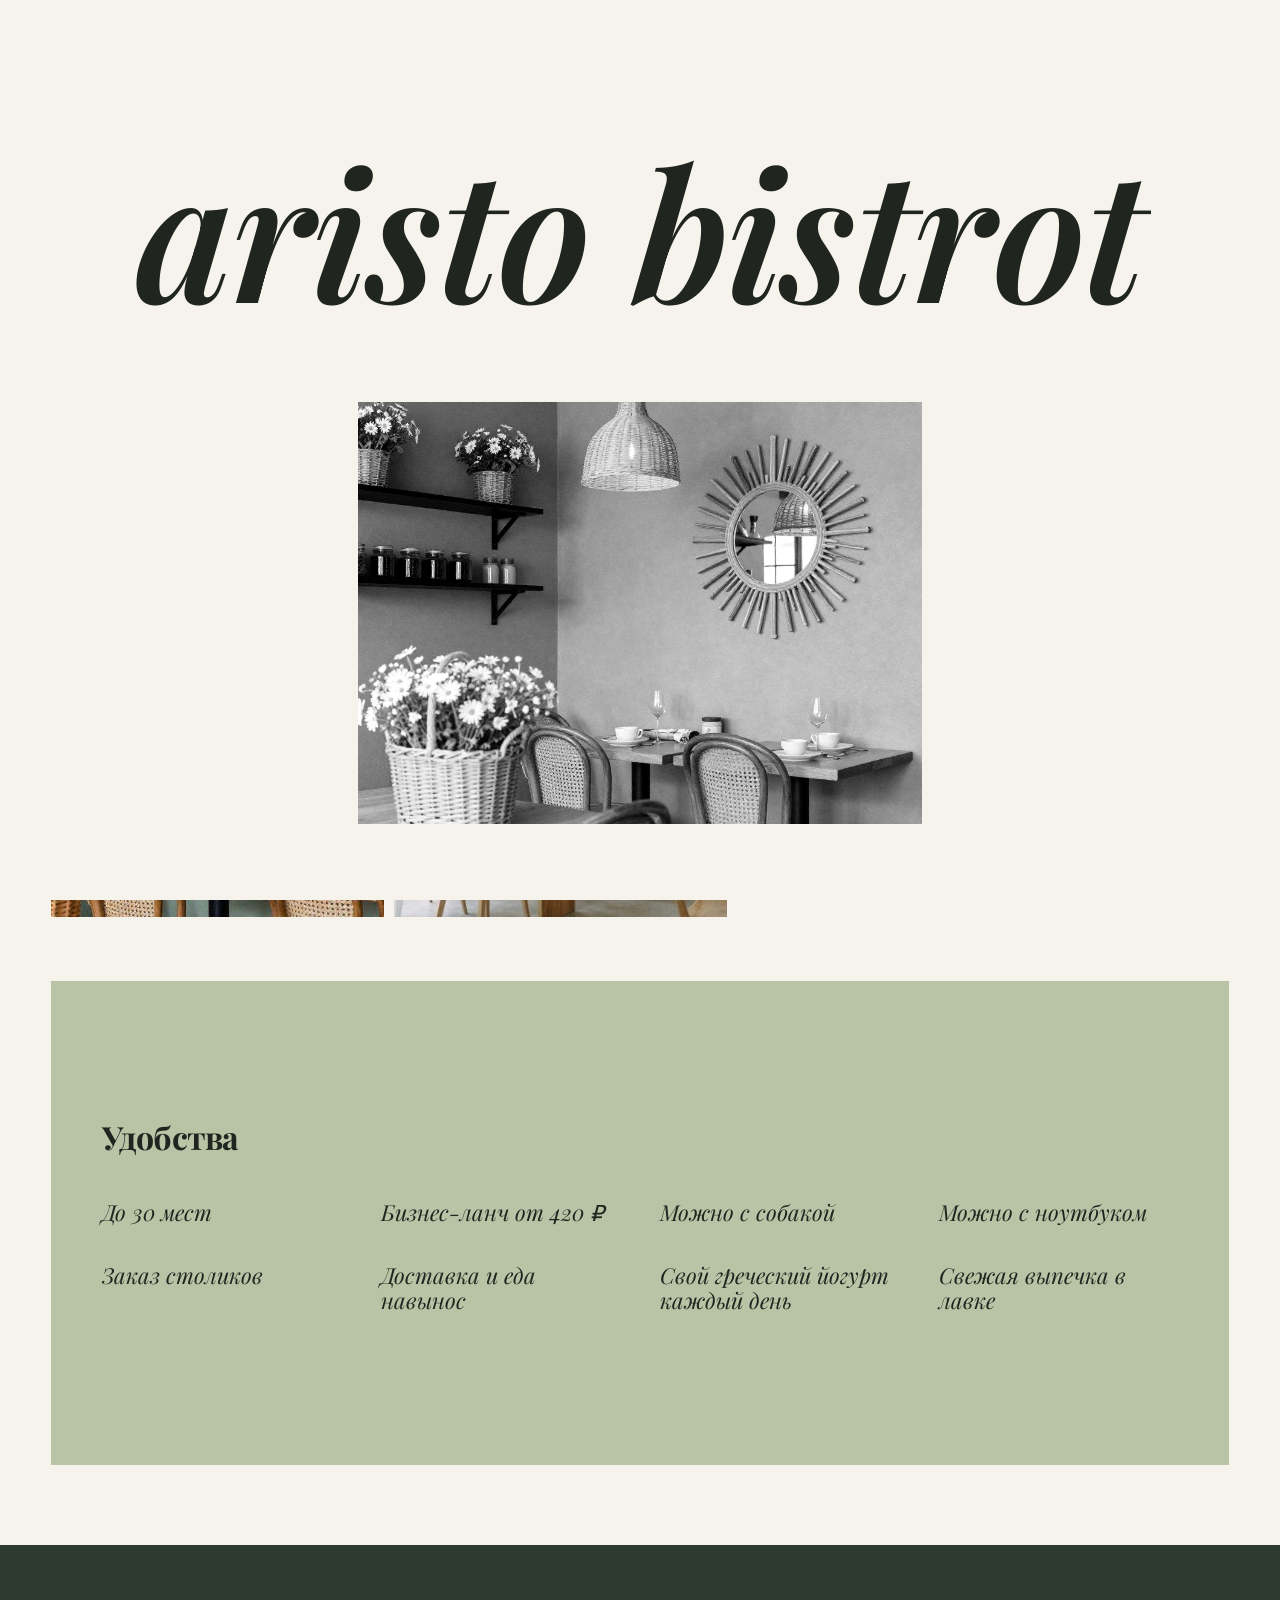
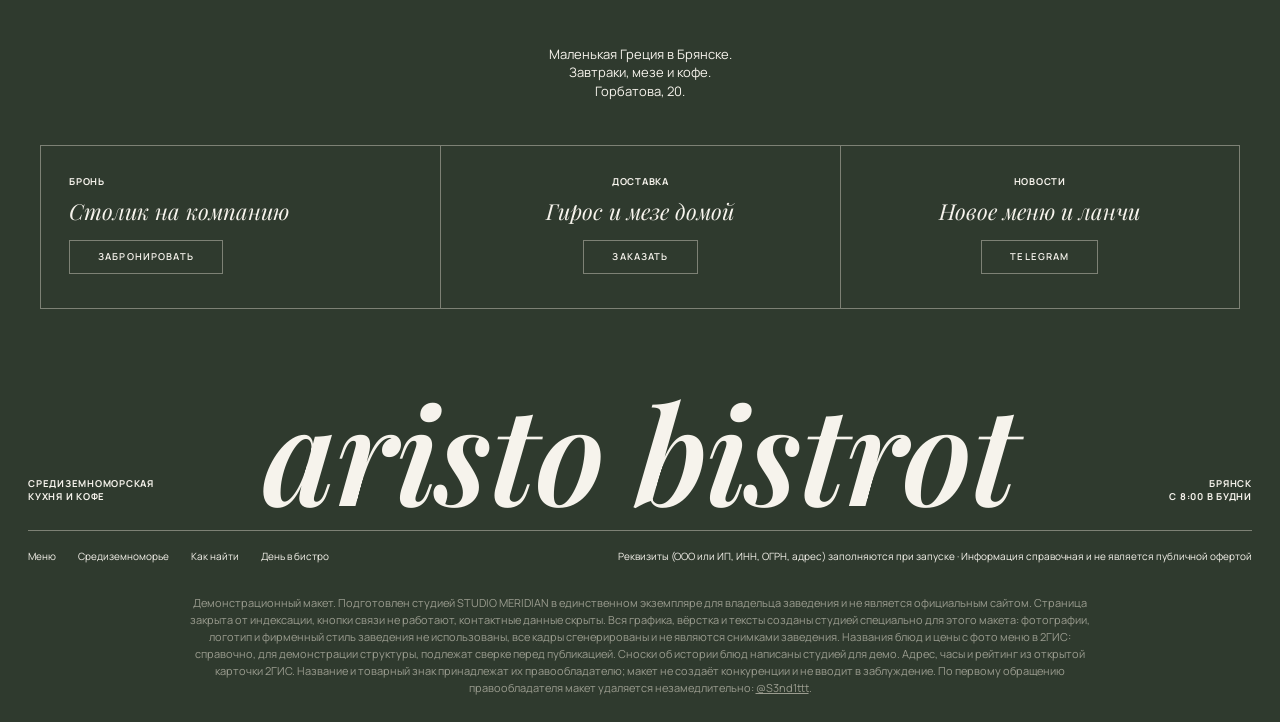
<file: gde/index.html>
<!DOCTYPE html>
<html lang="ru" data-v="1" data-base="../" class="nojs" data-tone="p">
<head>
<meta charset="UTF-8">
<meta name="viewport" content="width=device-width, initial-scale=1, viewport-fit=cover">
<meta name="robots" content="noindex, nofollow">
<title>как нас найти · Демо-макет сайта · STUDIO MERIDIAN</title>
<meta name="description" content="Aristo Bistrot: Брянск, Горбатова, 20. Пн‑пт с 8:00 до 22:00, сб и вс с 9:00 до 22:00.">
<meta name="theme-color" content="#2F3A2E">
<meta property="og:type" content="website">
<meta property="og:title" content="Демо-макет сайта · STUDIO MERIDIAN">
<meta property="og:description" content="Aristo Bistrot: Брянск, Горбатова, 20. Пн‑пт с 8:00 до 22:00, сб и вс с 9:00 до 22:00.">
<meta property="og:url" content="https://aristo.meridianstud.ru/gde/">
<meta property="og:image" content="https://aristo.meridianstud.ru/img/og.jpg?v=1">
<link rel="icon" href="data:image/svg+xml,%3Csvg xmlns='http://www.w3.org/2000/svg' viewBox='0 0 40 40'%3E%3Crect width='40' height='40' rx='8' fill='%23A9B596'/%3E%3Ccircle cx='20' cy='20' r='8' fill='none' stroke='%232F3A2E' stroke-width='2.4'/%3E%3C/svg%3E">
<link rel="preload" href="../fonts/playfair.woff2" as="font" type="font/woff2" crossorigin>
<link rel="preload" href="../fonts/manrope.woff2" as="font" type="font/woff2" crossorigin>
<link rel="stylesheet" href="../skin.css?v=855cb3a8">
<link rel="stylesheet" href="../venue.css?v=6c4b9638">
<noscript><style>.curtain{display:none}</style></noscript>
</head>
<body>
<p class="demo-strip">Демо-макет студии MERIDIAN · не является официальным сайтом заведения</p>
<div class="curtain" aria-hidden="true"><p class="wm"><span style="--i:0">a</span><span style="--i:1">r</span><span style="--i:2">i</span><span style="--i:3">s</span><span style="--i:4">t</span><span style="--i:5">o</span><span style="--i:6">&nbsp;</span><span style="--i:7">b</span><span style="--i:8">i</span><span style="--i:9">s</span><span style="--i:10">t</span><span style="--i:11">r</span><span style="--i:12">o</span><span style="--i:13">t</span></p><div class="pic"><div class="pi"><img src="../img/h-bistro.jpg?v=1" alt="" decoding="async" width="1152" height="768"></div></div></div>
<div class="veil" aria-hidden="true"></div>
<header class="top">
  <nav class="nav" aria-label="Разделы"><a href="../menu/">Меню</a><a href="../#karta">Средиземноморье</a><a href="../gde/" aria-current="page">Как найти</a><a href="../den/">День в бистро</a></nav>
  <button class="burger" type="button" aria-expanded="false" aria-controls="menu">Меню</button>
  <a class="logo" href="../" aria-label="Aristo Bistrot, на главную"><svg class="lamp" viewBox="0 0 40 40" aria-hidden="true"><circle cx="20" cy="20" r="7" fill="none" stroke="currentColor" stroke-width="1.6"/><path d="M20 4 v6" stroke="currentColor" stroke-width="1.6" transform="rotate(0 20 20)"/><path d="M20 4 v6" stroke="currentColor" stroke-width="1.6" transform="rotate(30 20 20)"/><path d="M20 4 v6" stroke="currentColor" stroke-width="1.6" transform="rotate(60 20 20)"/><path d="M20 4 v6" stroke="currentColor" stroke-width="1.6" transform="rotate(90 20 20)"/><path d="M20 4 v6" stroke="currentColor" stroke-width="1.6" transform="rotate(120 20 20)"/><path d="M20 4 v6" stroke="currentColor" stroke-width="1.6" transform="rotate(150 20 20)"/><path d="M20 4 v6" stroke="currentColor" stroke-width="1.6" transform="rotate(180 20 20)"/><path d="M20 4 v6" stroke="currentColor" stroke-width="1.6" transform="rotate(210 20 20)"/><path d="M20 4 v6" stroke="currentColor" stroke-width="1.6" transform="rotate(240 20 20)"/><path d="M20 4 v6" stroke="currentColor" stroke-width="1.6" transform="rotate(270 20 20)"/><path d="M20 4 v6" stroke="currentColor" stroke-width="1.6" transform="rotate(300 20 20)"/><path d="M20 4 v6" stroke="currentColor" stroke-width="1.6" transform="rotate(330 20 20)"/></svg><span>aristo bistrot</span></a>
  <div class="right"><span class="now" data-now></span><button type="button" data-hint="В рабочей версии кнопка открывает бронь столика или звонок.">Забронировать</button></div>
</header>
<div class="menu" id="menu" hidden><nav aria-label="Меню"><a href="../menu/">Меню</a><a href="../#karta">Средиземноморье</a><a href="../gde/" aria-current="page">Как найти</a><a href="../den/">День в бистро</a></nav></div>
<main class="spots-p" data-bg="p">

  <section class="mh"><p class="kick">Брянск, Советский район</p><h1 class="cap l rv"><span class="ln"><span>как</span></span><span class="ln"><span>нас найти</span></span></h1></section>
  <article class="spot" id="gorbatova">
    <div class="sp2"><figure class="px"><img src="../img/h-bistro.jpg?v=1" alt="Горбатова, 20" loading="lazy" decoding="async" width="1152" height="768"></figure><figure class="px"><img src="../img/a-hall.jpg?v=1" alt="" loading="lazy" decoding="async" width="960" height="1280"></figure></div>
    <div class="si">
      <p class="k">Советский район, первый этаж · Премия 2ГИС, лучшее кафе 2026</p>
      <h2 class="cap m">Горбатова, 20</h2>
      <p class="it">Улица Горбатова, 20, первый этаж. Можно с собакой, есть доставка и еда навынос.</p>
      <p class="k">Пн‑пт с 8:00 до 22:00 · сб и вс с 9:00 до 22:00 · <span class="st" data-open="8" data-close="22" data-open-we="9" data-close-we="22"></span></p>
      <p class="k">5.0 в 2ГИС</p>
      <button class="btn" type="button" data-hint="В рабочей версии кнопка откроет маршрут в 2ГИС или Яндекс Картах.">Маршрут</button>
    </div>
  </article>
  <section class="gives feats"><h2 class="cap m">Удобства</h2><div class="gv"><div><b>До 30 мест</b></div><div><b>Бизнес-ланч от 420 ₽</b></div><div><b>Можно с собакой</b></div><div><b>Можно с ноутбуком</b></div><div><b>Заказ столиков</b></div><div><b>Доставка и еда навынос</b></div><div><b>Свой греческий йогурт каждый день</b></div><div><b>Свежая выпечка в лавке</b></div></div></section>
</main>
<footer class="foot" data-bg="g">
  <p class="quote">Маленькая Греция в Брянске.<br>Завтраки, мезе и кофе.<br>Горбатова, 20.</p>
  <div class="boxes"><div class="box"><p class="k">Бронь</p><p class="it">Столик на компанию</p><button class="btn" type="button" data-hint="В рабочей версии здесь бронь столика.">Забронировать</button></div><div class="box"><p class="k">Доставка</p><p class="it">Гирос и мезе домой</p><button class="btn" type="button" data-hint="В рабочей версии здесь ваша доставка.">Заказать</button></div><div class="box"><p class="k">Новости</p><p class="it">Новое меню и ланчи</p><button class="btn" type="button" data-hint="В рабочей версии здесь ваш Telegram.">Telegram</button></div></div>
  <div class="sig"><p class="k">Средиземноморская<br>кухня и кофе</p><p class="wm" aria-hidden="true">aristo bistrot</p><p class="k r">Брянск<br>с 8:00 в будни</p></div>
  <div class="fine">
    <span><a href="../menu/">Меню</a><a href="../#karta">Средиземноморье</a><a href="../gde/">Как найти</a><a href="../den/">День в бистро</a></span>
    <span>Реквизиты (ООО или ИП, ИНН, ОГРН, адрес) заполняются при запуске · Информация справочная и не является публичной офертой</span>
  </div>
  <p class="note">Демонстрационный макет. Подготовлен студией STUDIO MERIDIAN в единственном экземпляре для владельца заведения и не является официальным сайтом. Страница закрыта от индексации, кнопки связи не работают, контактные данные скрыты. Вся графика, вёрстка и тексты созданы студией специально для этого макета: фотографии, логотип и фирменный стиль заведения не использованы, все кадры сгенерированы и не являются снимками заведения. Названия блюд и цены с фото меню в 2ГИС: справочно, для демонстрации структуры, подлежат сверке перед публикацией. Сноски об истории блюд написаны студией для демо. Адрес, часы и рейтинг из открытой карточки 2ГИС. Название и товарный знак принадлежат их правообладателю; макет не создаёт конкуренции и не вводит в заблуждение. По первому обращению правообладателя макет удаляется незамедлительно: <a href="https://t.me/S3nd1ttt" target="_blank" rel="noopener">@S3nd1ttt</a>.</p>
</footer>
<div class="toast" role="status" aria-live="polite" hidden></div>
<a class="mer-badge" href="https://t.me/S3nd1ttt" target="_blank" rel="noopener">MERIDIAN · Демо</a>
<script src="../skin.js?v=9ecd316b"></script>
</body>
</html>
</file>
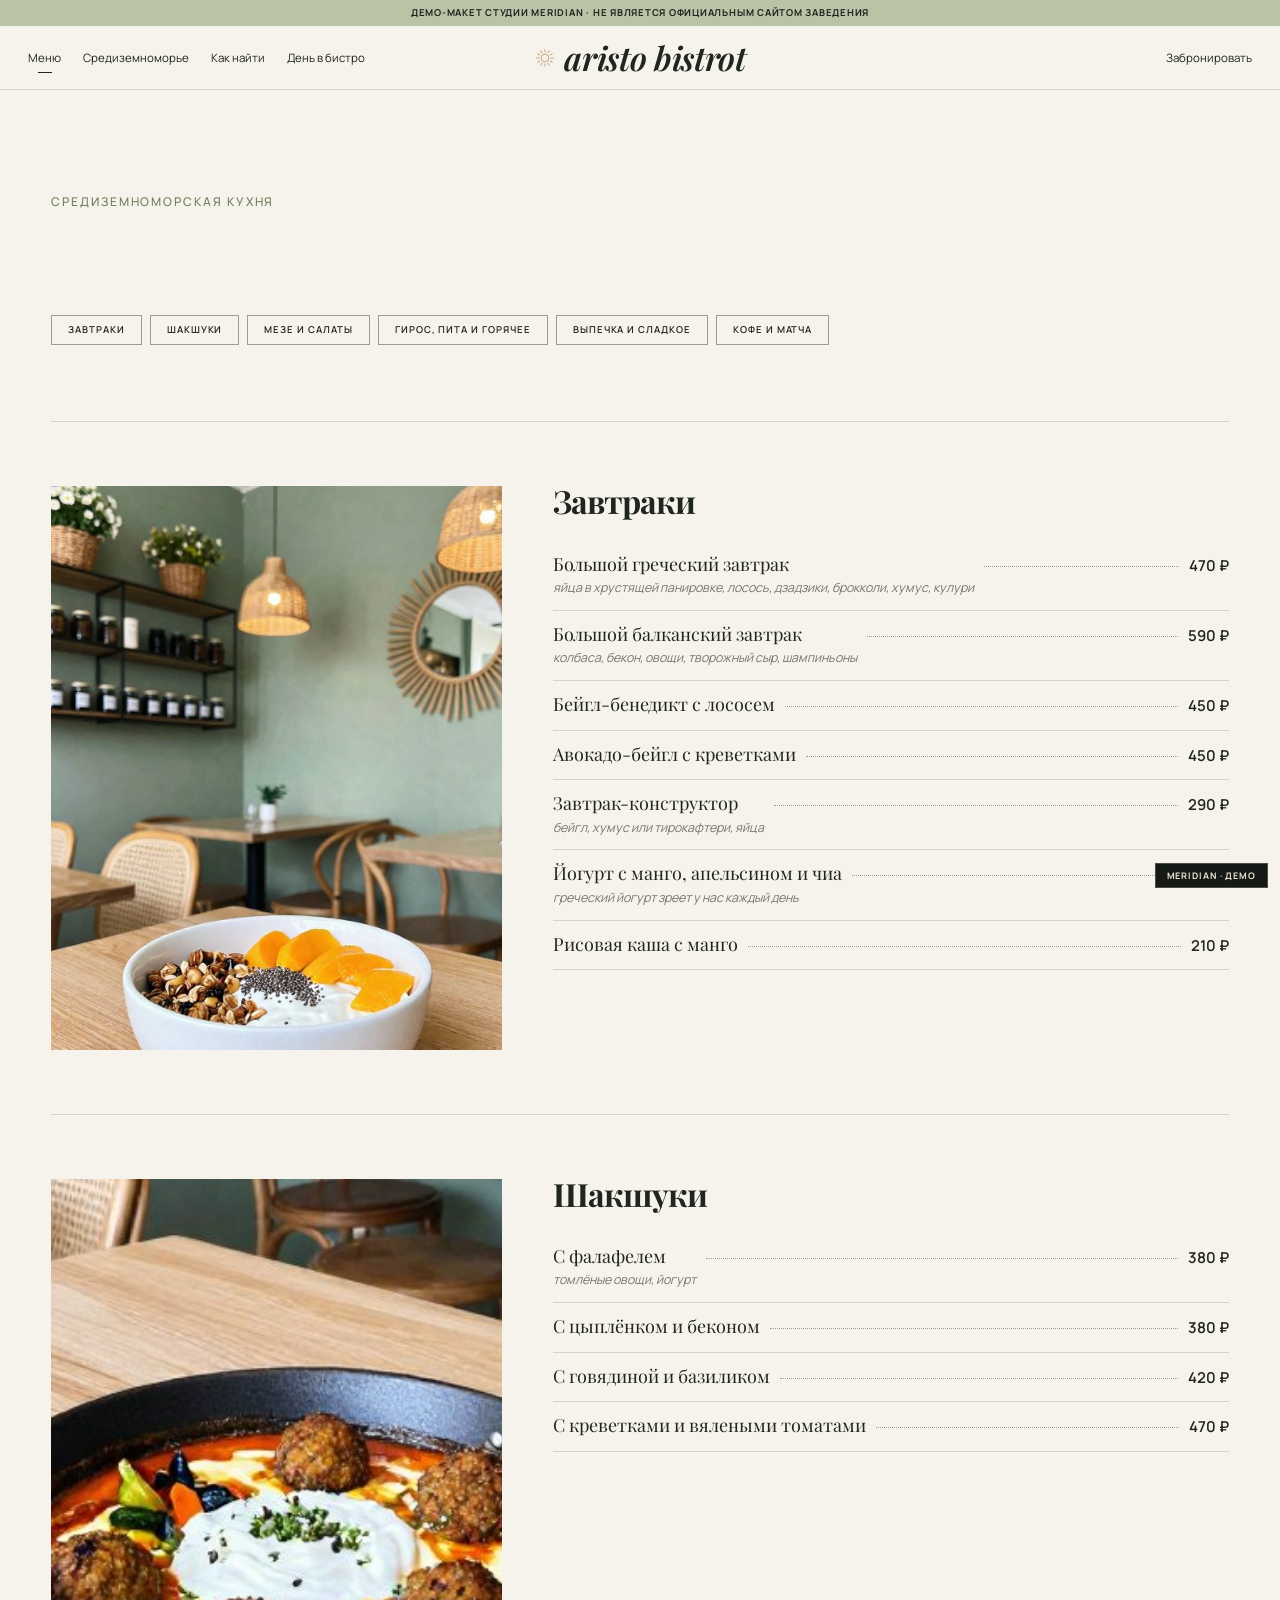
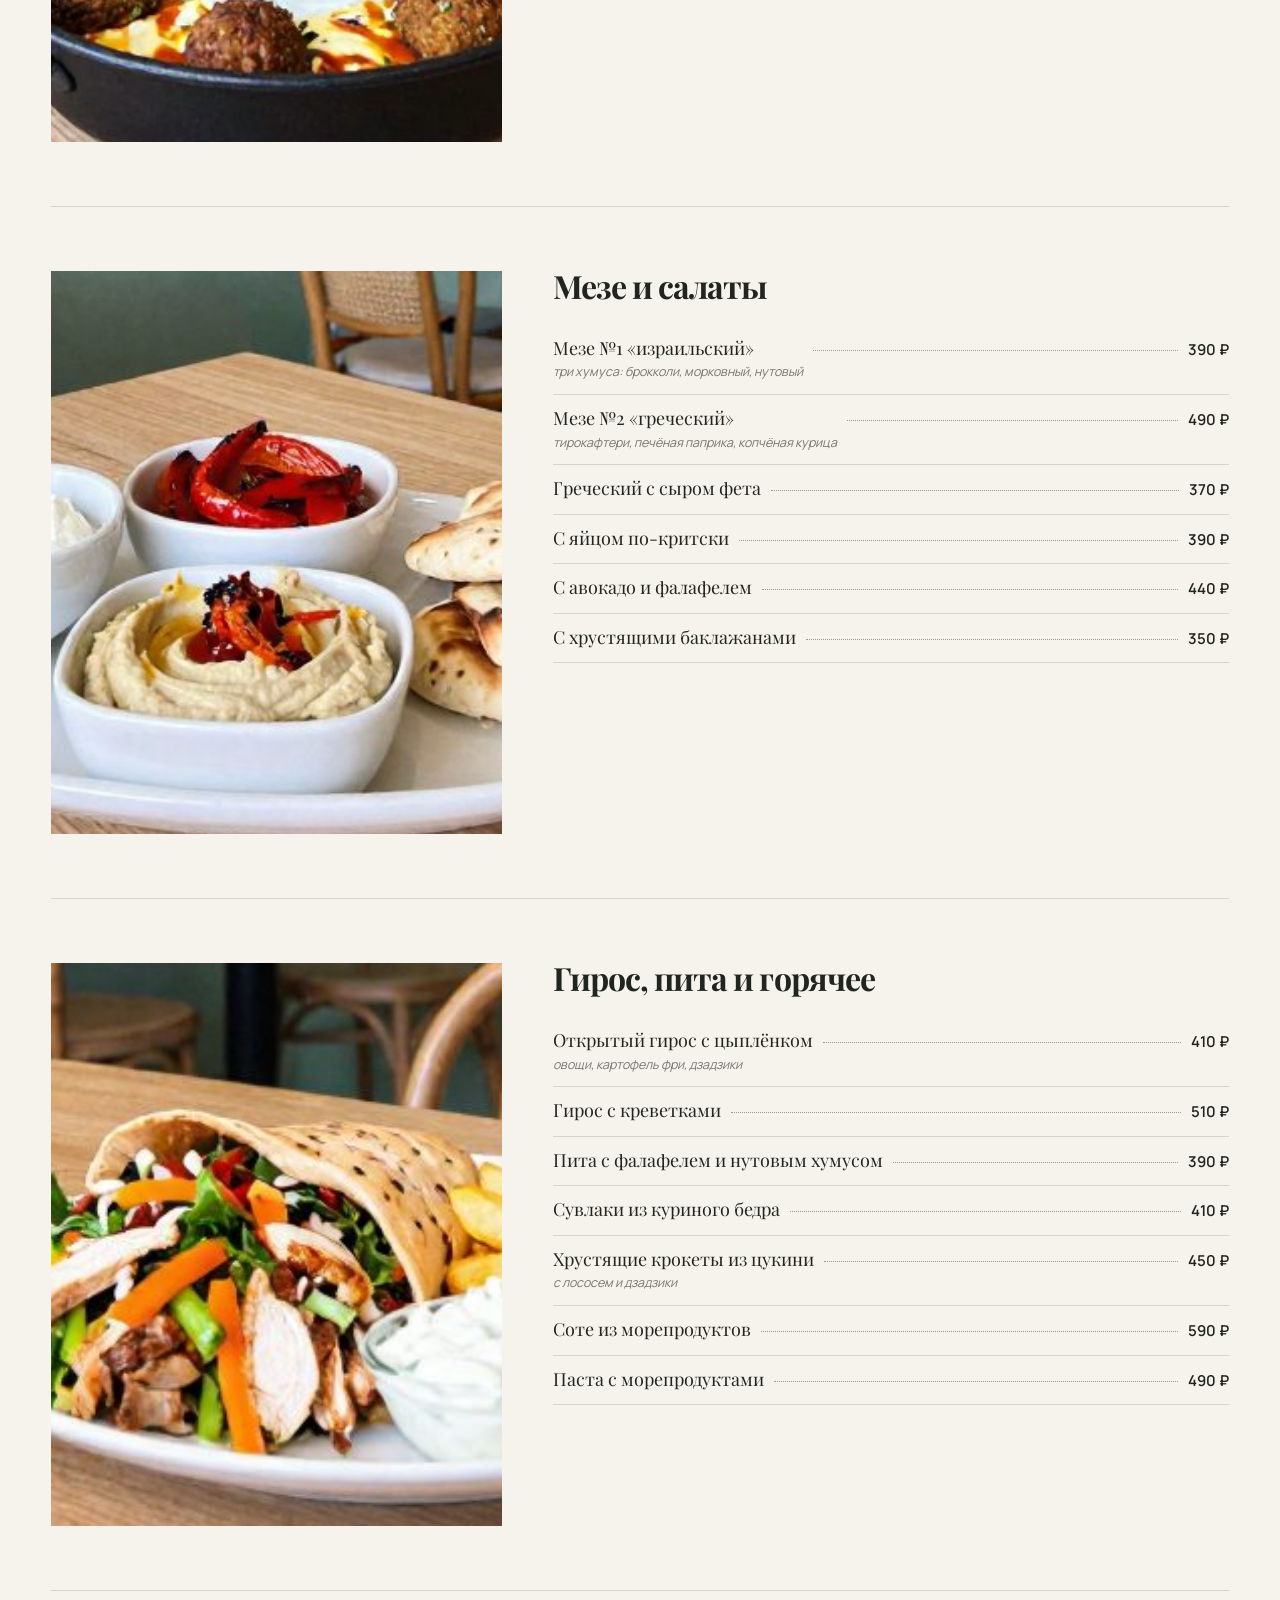
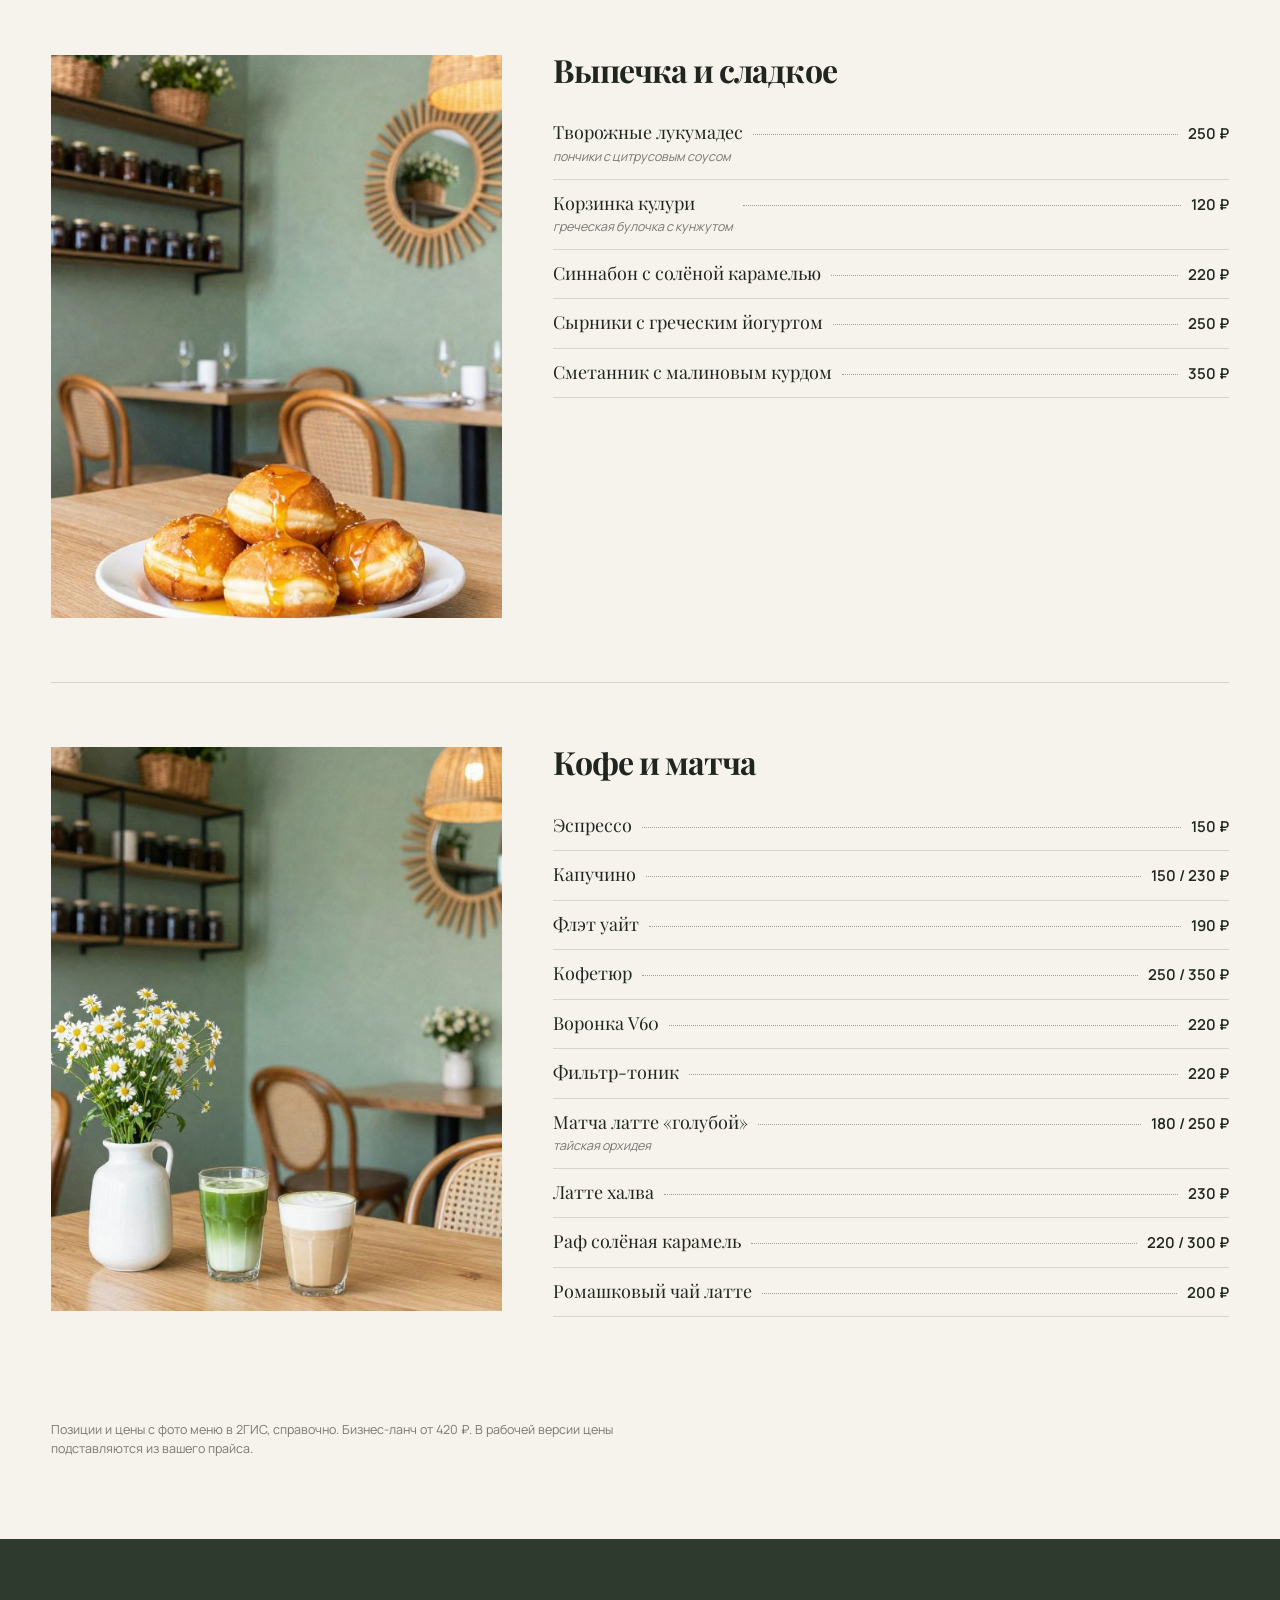
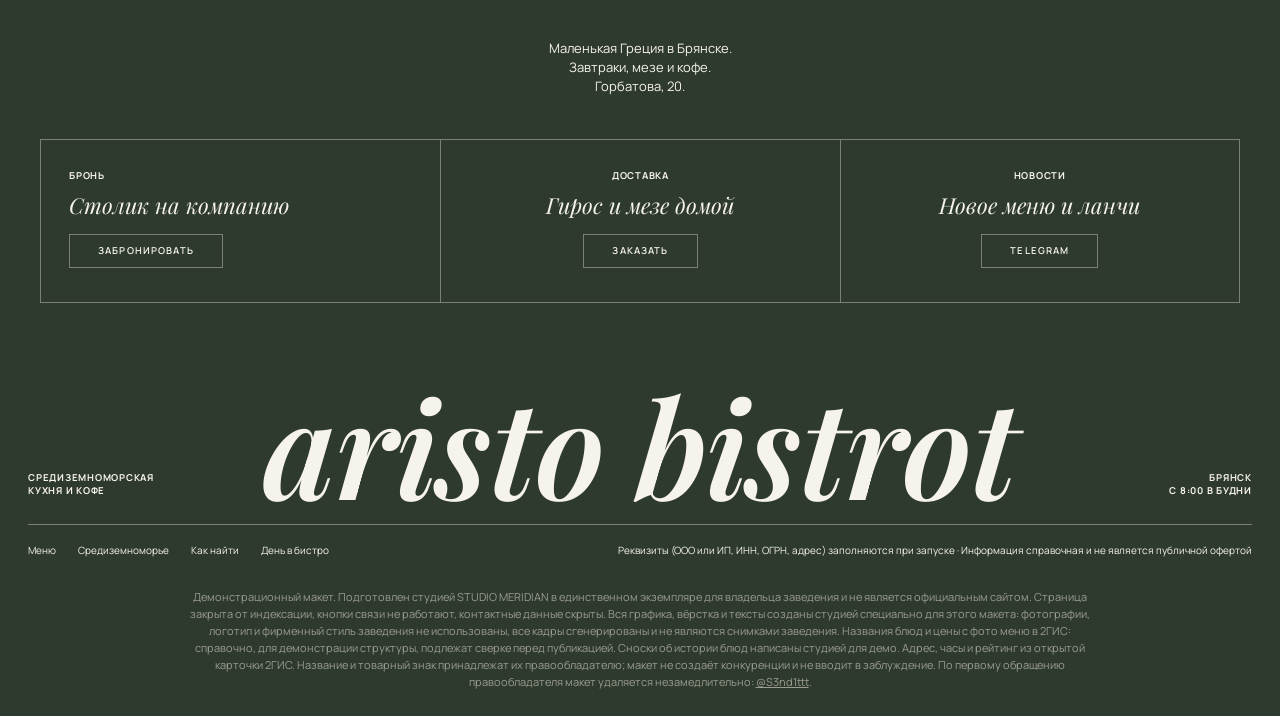
<file: menu/index.html>
<!DOCTYPE html>
<html lang="ru" data-v="1" data-base="../" class="nojs" data-tone="p">
<head>
<meta charset="UTF-8">
<meta name="viewport" content="width=device-width, initial-scale=1, viewport-fit=cover">
<meta name="robots" content="noindex, nofollow">
<title>Меню · Демо-макет сайта · STUDIO MERIDIAN</title>
<meta name="description" content="Меню Aristo Bistrot в Брянске: греческие завтраки, шакшуки, мезе, гирос, лукумадес и кофе. Цены справочно.">
<meta name="theme-color" content="#2F3A2E">
<meta property="og:type" content="website">
<meta property="og:title" content="Демо-макет сайта · STUDIO MERIDIAN">
<meta property="og:description" content="Меню Aristo Bistrot в Брянске: греческие завтраки, шакшуки, мезе, гирос, лукумадес и кофе. Цены справочно.">
<meta property="og:url" content="https://aristo.meridianstud.ru/menu/">
<meta property="og:image" content="https://aristo.meridianstud.ru/img/og.jpg?v=1">
<link rel="icon" href="data:image/svg+xml,%3Csvg xmlns='http://www.w3.org/2000/svg' viewBox='0 0 40 40'%3E%3Crect width='40' height='40' rx='8' fill='%23A9B596'/%3E%3Ccircle cx='20' cy='20' r='8' fill='none' stroke='%232F3A2E' stroke-width='2.4'/%3E%3C/svg%3E">
<link rel="preload" href="../fonts/playfair.woff2" as="font" type="font/woff2" crossorigin>
<link rel="preload" href="../fonts/manrope.woff2" as="font" type="font/woff2" crossorigin>
<link rel="stylesheet" href="../skin.css?v=855cb3a8">
<link rel="stylesheet" href="../venue.css?v=6c4b9638">
<noscript><style>.curtain{display:none}</style></noscript>
</head>
<body>
<p class="demo-strip">Демо-макет студии MERIDIAN · не является официальным сайтом заведения</p>
<div class="curtain" aria-hidden="true"><p class="wm"><span style="--i:0">a</span><span style="--i:1">r</span><span style="--i:2">i</span><span style="--i:3">s</span><span style="--i:4">t</span><span style="--i:5">o</span><span style="--i:6">&nbsp;</span><span style="--i:7">b</span><span style="--i:8">i</span><span style="--i:9">s</span><span style="--i:10">t</span><span style="--i:11">r</span><span style="--i:12">o</span><span style="--i:13">t</span></p><div class="pic"><div class="pi"><img src="../img/h-bistro.jpg?v=1" alt="" decoding="async" width="1152" height="768"></div></div></div>
<div class="veil" aria-hidden="true"></div>
<header class="top">
  <nav class="nav" aria-label="Разделы"><a href="../menu/" aria-current="page">Меню</a><a href="../#karta">Средиземноморье</a><a href="../gde/">Как найти</a><a href="../den/">День в бистро</a></nav>
  <button class="burger" type="button" aria-expanded="false" aria-controls="menu">Меню</button>
  <a class="logo" href="../" aria-label="Aristo Bistrot, на главную"><svg class="lamp" viewBox="0 0 40 40" aria-hidden="true"><circle cx="20" cy="20" r="7" fill="none" stroke="currentColor" stroke-width="1.6"/><path d="M20 4 v6" stroke="currentColor" stroke-width="1.6" transform="rotate(0 20 20)"/><path d="M20 4 v6" stroke="currentColor" stroke-width="1.6" transform="rotate(30 20 20)"/><path d="M20 4 v6" stroke="currentColor" stroke-width="1.6" transform="rotate(60 20 20)"/><path d="M20 4 v6" stroke="currentColor" stroke-width="1.6" transform="rotate(90 20 20)"/><path d="M20 4 v6" stroke="currentColor" stroke-width="1.6" transform="rotate(120 20 20)"/><path d="M20 4 v6" stroke="currentColor" stroke-width="1.6" transform="rotate(150 20 20)"/><path d="M20 4 v6" stroke="currentColor" stroke-width="1.6" transform="rotate(180 20 20)"/><path d="M20 4 v6" stroke="currentColor" stroke-width="1.6" transform="rotate(210 20 20)"/><path d="M20 4 v6" stroke="currentColor" stroke-width="1.6" transform="rotate(240 20 20)"/><path d="M20 4 v6" stroke="currentColor" stroke-width="1.6" transform="rotate(270 20 20)"/><path d="M20 4 v6" stroke="currentColor" stroke-width="1.6" transform="rotate(300 20 20)"/><path d="M20 4 v6" stroke="currentColor" stroke-width="1.6" transform="rotate(330 20 20)"/></svg><span>aristo bistrot</span></a>
  <div class="right"><span class="now" data-now></span><button type="button" data-hint="В рабочей версии кнопка открывает бронь столика или звонок.">Забронировать</button></div>
</header>
<div class="menu" id="menu" hidden><nav aria-label="Меню"><a href="../menu/" aria-current="page">Меню</a><a href="../#karta">Средиземноморье</a><a href="../gde/">Как найти</a><a href="../den/">День в бистро</a></nav></div>
<main class="menu-p" data-bg="p">

  <section class="mh"><p class="kick">Средиземноморская кухня</p><h1 class="cap l rv"><span class="ln"><span>Меню</span></span></h1><nav class="mtabs" aria-label="Разделы меню"><a href="#zavtrak">Завтраки</a><a href="#shakshuka">Шакшуки</a><a href="#meze">Мезе и салаты</a><a href="#goryachee">Гирос, пита и горячее</a><a href="#sladkoe">Выпечка и сладкое</a><a href="#kofe">Кофе и матча</a></nav></section>
  <section class="mcat" id="zavtrak"><figure class="px"><img src="../img/a-yogurt.jpg?v=1" alt="Завтраки" loading="lazy" decoding="async" width="704" height="880"></figure><div><h2 class="cap m">Завтраки</h2><ul class="mlist"><li><span><b>Большой греческий завтрак</b><small>яйца в хрустящей панировке, лосось, дзадзики, брокколи, хумус, кулури</small></span><i></i><em>470 ₽</em></li><li><span><b>Большой балканский завтрак</b><small>колбаса, бекон, овощи, творожный сыр, шампиньоны</small></span><i></i><em>590 ₽</em></li><li><span><b>Бейгл-бенедикт с лососем</b></span><i></i><em>450 ₽</em></li><li><span><b>Авокадо-бейгл с креветками</b></span><i></i><em>450 ₽</em></li><li><span><b>Завтрак-конструктор</b><small>бейгл, хумус или тирокафтери, яйца</small></span><i></i><em>290 ₽</em></li><li><span><b>Йогурт с манго, апельсином и чиа</b><small>греческий йогурт зреет у нас каждый день</small></span><i></i><em>270 ₽</em></li><li><span><b>Рисовая каша с манго</b></span><i></i><em>210 ₽</em></li></ul></div></section>
  <section class="mcat" id="shakshuka"><figure class="px"><img src="../img/a-shak.jpg?v=1" alt="Шакшуки" loading="lazy" decoding="async" width="704" height="422"></figure><div><h2 class="cap m">Шакшуки</h2><ul class="mlist"><li><span><b>С фалафелем</b><small>томлёные овощи, йогурт</small></span><i></i><em>380 ₽</em></li><li><span><b>С цыплёнком и беконом</b></span><i></i><em>380 ₽</em></li><li><span><b>С говядиной и базиликом</b></span><i></i><em>420 ₽</em></li><li><span><b>С креветками и вялеными томатами</b></span><i></i><em>470 ₽</em></li></ul></div></section>
  <section class="mcat" id="meze"><figure class="px"><img src="../img/a-meze.jpg?v=1" alt="Мезе и салаты" loading="lazy" decoding="async" width="704" height="422"></figure><div><h2 class="cap m">Мезе и салаты</h2><ul class="mlist"><li><span><b>Мезе №1 «израильский»</b><small>три хумуса: брокколи, морковный, нутовый</small></span><i></i><em>390 ₽</em></li><li><span><b>Мезе №2 «греческий»</b><small>тирокафтери, печёная паприка, копчёная курица</small></span><i></i><em>490 ₽</em></li><li><span><b>Греческий с сыром фета</b></span><i></i><em>370 ₽</em></li><li><span><b>С яйцом по-критски</b></span><i></i><em>390 ₽</em></li><li><span><b>С авокадо и фалафелем</b></span><i></i><em>440 ₽</em></li><li><span><b>С хрустящими баклажанами</b></span><i></i><em>350 ₽</em></li></ul></div></section>
  <section class="mcat" id="goryachee"><figure class="px"><img src="../img/a-gyros.jpg?v=1" alt="Гирос, пита и горячее" loading="lazy" decoding="async" width="605" height="352"></figure><div><h2 class="cap m">Гирос, пита и горячее</h2><ul class="mlist"><li><span><b>Открытый гирос с цыплёнком</b><small>овощи, картофель фри, дзадзики</small></span><i></i><em>410 ₽</em></li><li><span><b>Гирос с креветками</b></span><i></i><em>510 ₽</em></li><li><span><b>Пита с фалафелем и нутовым хумусом</b></span><i></i><em>390 ₽</em></li><li><span><b>Сувлаки из куриного бедра</b></span><i></i><em>410 ₽</em></li><li><span><b>Хрустящие крокеты из цукини</b><small>с лососем и дзадзики</small></span><i></i><em>450 ₽</em></li><li><span><b>Соте из морепродуктов</b></span><i></i><em>590 ₽</em></li><li><span><b>Паста с морепродуктами</b></span><i></i><em>490 ₽</em></li></ul></div></section>
  <section class="mcat" id="sladkoe"><figure class="px"><img src="../img/a-loukoumades.jpg?v=1" alt="Выпечка и сладкое" loading="lazy" decoding="async" width="704" height="880"></figure><div><h2 class="cap m">Выпечка и сладкое</h2><ul class="mlist"><li><span><b>Творожные лукумадес</b><small>пончики с цитрусовым соусом</small></span><i></i><em>250 ₽</em></li><li><span><b>Корзинка кулури</b><small>греческая булочка с кунжутом</small></span><i></i><em>120 ₽</em></li><li><span><b>Синнабон с солёной карамелью</b></span><i></i><em>220 ₽</em></li><li><span><b>Сырники с греческим йогуртом</b></span><i></i><em>250 ₽</em></li><li><span><b>Сметанник с малиновым курдом</b></span><i></i><em>350 ₽</em></li></ul></div></section>
  <section class="mcat" id="kofe"><figure class="px"><img src="../img/a-latte.jpg?v=1" alt="Кофе и матча" loading="lazy" decoding="async" width="704" height="880"></figure><div><h2 class="cap m">Кофе и матча</h2><ul class="mlist"><li><span><b>Эспрессо</b></span><i></i><em>150 ₽</em></li><li><span><b>Капучино</b></span><i></i><em>150 / 230 ₽</em></li><li><span><b>Флэт уайт</b></span><i></i><em>190 ₽</em></li><li><span><b>Кофетюр</b></span><i></i><em>250 / 350 ₽</em></li><li><span><b>Воронка V60</b></span><i></i><em>220 ₽</em></li><li><span><b>Фильтр-тоник</b></span><i></i><em>220 ₽</em></li><li><span><b>Матча латте «голубой»</b><small>тайская орхидея</small></span><i></i><em>180 / 250 ₽</em></li><li><span><b>Латте халва</b></span><i></i><em>230 ₽</em></li><li><span><b>Раф солёная карамель</b></span><i></i><em>220 / 300 ₽</em></li><li><span><b>Ромашковый чай латте</b></span><i></i><em>200 ₽</em></li></ul></div></section>
  <p class="mnote">Позиции и цены с фото меню в 2ГИС, справочно. Бизнес-ланч от 420 ₽. В рабочей версии цены подставляются из вашего прайса.</p>
</main>
<footer class="foot" data-bg="g">
  <p class="quote">Маленькая Греция в Брянске.<br>Завтраки, мезе и кофе.<br>Горбатова, 20.</p>
  <div class="boxes"><div class="box"><p class="k">Бронь</p><p class="it">Столик на компанию</p><button class="btn" type="button" data-hint="В рабочей версии здесь бронь столика.">Забронировать</button></div><div class="box"><p class="k">Доставка</p><p class="it">Гирос и мезе домой</p><button class="btn" type="button" data-hint="В рабочей версии здесь ваша доставка.">Заказать</button></div><div class="box"><p class="k">Новости</p><p class="it">Новое меню и ланчи</p><button class="btn" type="button" data-hint="В рабочей версии здесь ваш Telegram.">Telegram</button></div></div>
  <div class="sig"><p class="k">Средиземноморская<br>кухня и кофе</p><p class="wm" aria-hidden="true">aristo bistrot</p><p class="k r">Брянск<br>с 8:00 в будни</p></div>
  <div class="fine">
    <span><a href="../menu/">Меню</a><a href="../#karta">Средиземноморье</a><a href="../gde/">Как найти</a><a href="../den/">День в бистро</a></span>
    <span>Реквизиты (ООО или ИП, ИНН, ОГРН, адрес) заполняются при запуске · Информация справочная и не является публичной офертой</span>
  </div>
  <p class="note">Демонстрационный макет. Подготовлен студией STUDIO MERIDIAN в единственном экземпляре для владельца заведения и не является официальным сайтом. Страница закрыта от индексации, кнопки связи не работают, контактные данные скрыты. Вся графика, вёрстка и тексты созданы студией специально для этого макета: фотографии, логотип и фирменный стиль заведения не использованы, все кадры сгенерированы и не являются снимками заведения. Названия блюд и цены с фото меню в 2ГИС: справочно, для демонстрации структуры, подлежат сверке перед публикацией. Сноски об истории блюд написаны студией для демо. Адрес, часы и рейтинг из открытой карточки 2ГИС. Название и товарный знак принадлежат их правообладателю; макет не создаёт конкуренции и не вводит в заблуждение. По первому обращению правообладателя макет удаляется незамедлительно: <a href="https://t.me/S3nd1ttt" target="_blank" rel="noopener">@S3nd1ttt</a>.</p>
</footer>
<div class="toast" role="status" aria-live="polite" hidden></div>
<a class="mer-badge" href="https://t.me/S3nd1ttt" target="_blank" rel="noopener">MERIDIAN · Демо</a>
<script src="../skin.js?v=9ecd316b"></script>
</body>
</html>
</file>
<file: skin.css>
/* DEMOKIT, кожа MAISON: каркас MAISON CAFÉ (шрифты Manrope и Brygada 1918, SIL OFL) для демо реальным заведениям.
   Палитра и шрифты в переменных :root, заведение переопределяет их в своём venue.css. Фон меняется по разделам data-bg. */
@font-face{font-family:'MSans';src:url(fonts/manrope.woff2) format('woff2');font-weight:400 800;font-display:swap}
@font-face{font-family:'MSerif';src:url(fonts/brygada.woff2) format('woff2');font-weight:400 700;font-style:normal;font-display:swap}
@font-face{font-family:'MSerif';src:url(fonts/brygada-italic.woff2) format('woff2');font-weight:400 700;font-style:italic;font-display:swap}

:root{
  --gr:#1E1E1C;--gr2:#282826;--pa:#F1EEE7;--li:#E2DBCC;--kr:#D3BE98;--ink:#171716;--cream:#E9E3D6;--brass:#D9B26F;--acc:var(--brass);--disp:var(--sans);
  --sans:'MSans',system-ui,sans-serif;--serif:'MSerif',Georgia,serif;
  --ease:cubic-bezier(.2,.8,.2,1);--eio:cubic-bezier(.77,0,.175,1);--eo:cubic-bezier(.25,.46,.45,.94);--hd:64px;
}
html{--bg:var(--gr);--fg:var(--cream);--mut:rgba(233,227,214,.58);--line:rgba(233,227,214,.16);--line2:rgba(233,227,214,.42);--tile:#4A5A4F}
html[data-tone=p]{--bg:var(--pa);--fg:var(--ink);--mut:rgba(23,23,22,.56);--line:rgba(23,23,22,.14);--line2:rgba(23,23,22,.4);--tile:#8E8982}
html[data-tone=l]{--bg:var(--li);--fg:var(--ink);--mut:rgba(23,23,22,.56);--line:rgba(23,23,22,.15);--line2:rgba(23,23,22,.4);--tile:#8E8982}
html[data-tone=k]{--bg:var(--kr);--fg:var(--ink);--mut:rgba(23,23,22,.6);--line:rgba(23,23,22,.18);--line2:rgba(23,23,22,.45);--tile:#8E8475}
html.en .ru,html:not(.en) .en{display:none}
*,*::before,*::after{box-sizing:border-box}
html,body{overflow-x:clip}
body{margin:0;background:var(--bg);color:var(--fg);font:400 15px/1.5 var(--sans);-webkit-font-smoothing:antialiased;transition:background-color .8s var(--ease),color .8s var(--ease)}
img,video{display:block;max-width:100%;height:auto}
a{color:inherit;text-decoration:none}
button,input{font:inherit;color:inherit}
button{background:none;border:0;padding:0;cursor:pointer}
figure{margin:0}
p{margin:0}
h1{margin:0;font:inherit}
.vh{position:absolute;width:1px;height:1px;overflow:hidden;clip:rect(0 0 0 0);white-space:nowrap}
:focus-visible{outline:1px solid currentColor;outline-offset:3px}

/* ── шрифтовые роли ── */
.cap{font:800 18px/.88 var(--disp);text-transform:uppercase;letter-spacing:-.035em;margin:0}
.cap.xl{font-size:clamp(56px,8.6vw,136px)}
.cap.l{font-size:clamp(40px,5.2vw,82px)}
.cap.m{font-size:clamp(24px,2.5vw,38px);line-height:.94;letter-spacing:-.03em}
.cap.s{font-size:15px;line-height:1.05;letter-spacing:-.01em}
.cap.s2{font-size:clamp(22px,2vw,28px);line-height:.95;letter-spacing:-.02em}
.kick{font:400 20px/1.2 var(--serif);margin-bottom:14px;letter-spacing:-.01em}
.lead{font-size:14px;line-height:1.5;margin-top:28px}
.k{font:700 9.5px/1.35 var(--sans);text-transform:uppercase;letter-spacing:.08em}
.btn{display:inline-block;border:1px solid var(--line2);padding:11px 28px;font:600 9.5px/1 var(--sans);text-transform:uppercase;letter-spacing:.12em;transition:background .3s,color .3s,border-color .3s}
.btn:hover{background:var(--fg);color:var(--bg);border-color:var(--fg)}

/* ── проявление заголовков по строкам (маска) и мягкое появление ── */
.ln{display:block;overflow:hidden;padding-bottom:.13em;margin-bottom:-.13em}
.ln>span{display:block;transform:translateY(108%);transition:transform 1.1s var(--ease)}
.ln:nth-child(2)>span{transition-delay:.09s}.ln:nth-child(3)>span{transition-delay:.18s}
.rv.in .ln>span{transform:none}
.rv-f{opacity:0;transform:translateY(16px);transition:opacity 1s var(--ease) .25s,transform 1s var(--ease) .25s}
.rv-f.in{opacity:1;transform:none}
html.nojs .ln>span,html.nojs .rv-f{transform:none;opacity:1}

/* ── шторка-загрузчик: знак, снизу поднимается кадр, потом шторка уходит вверх ── */
.curtain{position:fixed;inset:0;z-index:200;background:var(--pa);color:var(--ink);display:flex;flex-direction:column;align-items:center;justify-content:center;overflow:hidden;transition:transform 1.1s var(--eio)}
.curtain .wm{font:500 clamp(84px,14vw,230px)/.86 var(--serif);letter-spacing:-.045em;position:relative;z-index:2;overflow:hidden;padding:0 .04em .12em;white-space:nowrap}
.curtain .wm span{display:inline-block;transform:translateY(110%);transition:transform 1.25s var(--eio) calc(var(--i) * 45ms)}
.curtain .pic{width:min(44vw,620px);aspect-ratio:4/3;overflow:hidden;margin-top:-.1em;transform:translateY(80vh);transition:transform 1.6s var(--eio) .2s}
.curtain .pi{width:100%;height:100%;transform:translateY(-10%) scale(1.1);transition:transform 1.6s var(--eio) .2s}
.curtain .pic img{width:100%;height:100%;object-fit:cover;filter:grayscale(1) contrast(1.05)}
html.c1 .curtain .wm span{transform:none}
html.c1 .curtain .pic{transform:translateY(18%)}
html.c1 .curtain .pi{transform:translateY(0) scale(1.1)}
html.c2 .curtain{transform:translateY(-100%)}
html.c2 .curtain .pi{transform:translateY(40%) scale(1.2)}
html.quick .curtain{background:var(--gr);color:var(--cream);transition-duration:.8s}
html.quick .curtain .pic{display:none}
html.quick .curtain .wm span{transition-duration:.7s;transition-delay:calc(var(--i) * 18ms)}
html.c3 .curtain{display:none}
/* шторка между страницами: графит опускается сверху, новая страница открывается из-под неё */
.veil{position:fixed;inset:0;z-index:190;background:var(--gr);transform:translateY(-100%);transition:transform .75s var(--eio);pointer-events:none}
html.leaving .veil{transform:none}

/* ── шапка ── */
.top{position:sticky;top:0;z-index:50;height:var(--hd);display:grid;grid-template-columns:1fr auto 1fr;align-items:center;padding:0 28px;background:var(--bg);border-bottom:1px solid var(--line);transition:background-color .8s var(--ease),transform .5s cubic-bezier(.455,.03,.515,.955)}
html.hd-up .top{transform:translateY(-101%)}
.nav{display:flex;gap:22px;font-size:11.5px}
.nav a{position:relative;padding:4px 0}
.nav a::after{content:'';position:absolute;left:50%;bottom:-3px;height:1px;width:0;background:currentColor;transform:translateX(-50%);transition:width .5s cubic-bezier(.455,.03,.515,.955)}
.nav a:hover::after{width:100%}
.nav a[aria-current]::after{width:14px}
.nav a[aria-current]:hover::after{width:100%}
.logo{font:500 33px/1 var(--serif);letter-spacing:-.035em;white-space:nowrap}
.right{display:flex;justify-content:flex-end;align-items:center;gap:18px;font-size:11.5px;white-space:nowrap}
.langs{display:flex;gap:9px}
.langs button{color:var(--mut)}
.langs button[aria-pressed=true]{color:var(--fg)}
.burger{display:none;font-size:11.5px;justify-self:start}
.menu{position:fixed;inset:var(--hd) 0 0;z-index:49;background:var(--bg);padding:30px 24px}
.menu nav{display:flex;flex-direction:column;gap:6px}
.menu a{font:800 34px/1.05 var(--sans);text-transform:uppercase;letter-spacing:-.03em}

/* ── первый экран ── */
.hero{min-height:calc(100svh - var(--hd));display:flex;flex-direction:column;align-items:center;justify-content:center;text-align:center;padding:60px 24px 90px}
.hero .lead{max-width:520px}
.hero .btn{margin-top:30px}

/* ── пара видео: растёт по прокрутке ── */
.duo{height:190vh;--k:0}
.duo .stick{position:sticky;top:var(--hd);height:calc(100svh - var(--hd));display:grid;place-items:center}
.duo .pair{display:grid;grid-template-columns:1fr 1fr;width:calc(54vw + 36vw * var(--k));max-width:calc((100svh - var(--hd) - 60px) * 1.7)}
.duo figure{aspect-ratio:5/6;overflow:hidden;background:var(--gr2)}
.duo img,.duo video{width:100%;height:100%;object-fit:cover}

/* ── линейки и сетка пачек ── */
.ranges{padding:130px 24px 120px;text-align:center}
.grid{display:grid;grid-template-columns:repeat(3,1fr);gap:22px;max-width:1260px;margin:56px auto 50px;text-align:left}
.card{display:block}
.card .ph{position:relative;display:block;aspect-ratio:4/5;overflow:hidden;background:var(--tile)}
.card .ph img{position:absolute;inset:0;width:100%;height:100%;object-fit:cover;transition:opacity .6s var(--ease),transform 1.2s var(--ease)}
.card .ph .alt{opacity:0}
.card:hover .ph .alt{opacity:1}
.card:hover .ph img{transform:scale(1.025)}
.card .meta{display:grid;grid-template-columns:1fr auto;gap:2px 12px;padding:14px 0 6px}
.card .meta b{font:800 12.5px/1.2 var(--sans);text-transform:uppercase;letter-spacing:-.01em}
.card .meta .pr{position:relative;font-size:10.5px;padding-bottom:2px;align-self:start}
.card .meta .pr::after{content:'';position:absolute;left:0;right:0;bottom:0;height:1px;background:currentColor;transform:scaleX(0);transform-origin:left;transition:transform .5s cubic-bezier(.455,.03,.515,.955)}
.card:hover .meta .pr::after{transform:scaleX(1)}
.card .meta small{grid-column:1/-1;font-size:11px;color:var(--mut)}
.card[hidden]{display:none}
.tabs{display:flex;flex-wrap:wrap;justify-content:center;gap:8px;margin-top:36px}
.tabs button{border:1px solid var(--line);padding:9px 16px;font:600 9.5px/1 var(--sans);text-transform:uppercase;letter-spacing:.1em}
.tabs button[aria-pressed=true]{background:var(--fg);color:var(--bg);border-color:var(--fg)}
.shop .grid{margin-top:40px}
.banner{padding:140px 24px;text-align:center}
.banner .lead{max-width:460px;margin:26px auto 0}

/* ── парящий коллаж ── */
.collage{position:relative;padding:40px 0 120px}
.fl{position:relative;height:150vh;max-width:1400px;margin:0 auto}
.fl figure{position:absolute;overflow:hidden;background:var(--gr2);will-change:transform}
.fl img{width:100%;height:100%;object-fit:cover}
.fl .c0{left:50%;top:6vh;width:min(36vw,520px);aspect-ratio:3/4;margin-left:calc(min(36vw,520px) / -2);z-index:1}
.fl .c1{left:12%;top:26vh;width:11vw;aspect-ratio:4/5;z-index:2}
.fl .c2{right:13%;top:12vh;width:10vw;aspect-ratio:3/4}
.fl .c3{left:23%;top:96vh;width:10vw;aspect-ratio:1;z-index:2}
.fl .c4{right:22%;top:104vh;width:11vw;aspect-ratio:1;z-index:2}
.fl .c5{left:6%;top:70vh;width:9vw;aspect-ratio:1}
.collage .say{text-align:center;padding:0 24px;margin-top:-8vh;position:relative;z-index:3}
.collage .say .btn{margin-top:30px}

/* ── обжарка во всю ширину ── */
.roast .wide{height:100svh;overflow:hidden;background:var(--gr2)}
.roast .wide img,.roast .wide video{width:100%;height:100%;object-fit:cover;transform:scale(var(--z,1.12));will-change:transform}

/* ── кофейни на главной ── */
.stores{padding:120px 24px 110px;text-align:center}
.rows{max-width:1400px;margin:44px auto 40px;border-top:1px solid var(--line);text-align:left}
.ex{border-bottom:1px solid var(--line);transition:background .4s}
.ex.open{background:rgba(255,255,255,.05)}
.row{display:grid;grid-template-columns:auto 1fr auto;align-items:baseline;gap:16px;width:100%;text-align:left;padding:22px 18px 18px;transition:padding .5s var(--ease)}
.row b{font:800 clamp(24px,3.6vw,54px)/.95 var(--sans);letter-spacing:-.035em;text-transform:uppercase}
.row .ad{font:400 clamp(13px,1.5vw,22px)/1.2 var(--serif);color:var(--mut)}
.row .more{display:flex;align-items:center;gap:10px;font:600 9px/1 var(--sans);text-transform:uppercase;letter-spacing:.1em;opacity:.55;transition:opacity .3s}
.row .more svg{width:22px;height:22px;border-radius:50%;transition:transform .5s var(--ease),background .5s,color .5s}
.row:hover{padding-left:28px}
.row:hover .more,.ex.open .more{opacity:1}
.row:hover .more svg{background:var(--fg);color:var(--bg)}
.ex.open .more svg{transform:rotate(45deg)}
.exb{display:grid;grid-template-rows:0fr;transition:grid-template-rows .9s cubic-bezier(.645,.045,.355,1)}
.ex.open .exb{grid-template-rows:1fr}
.exi{overflow:hidden}
.drag{display:flex;gap:16px;overflow-x:auto;scrollbar-width:none;padding:6px 18px 40px;cursor:grab;user-select:none;-webkit-user-select:none}
.drag::-webkit-scrollbar{display:none}
.drag.grabbing{cursor:grabbing}
.drag figure{flex:0 0 min(22vw,300px);aspect-ratio:2/3;overflow:hidden;background:var(--gr2)}
.drag img{width:100%;height:100%;object-fit:cover;pointer-events:none}
.drag .info{flex:0 0 260px;display:flex;flex-direction:column;justify-content:flex-end;gap:14px;padding:0 10px}
.drag .info .it{font:italic 400 22px/1.2 var(--serif)}
.drag .info .k{color:var(--mut)}
.drag .info .btn{align-self:flex-start}

/* ── плейлист: курсивная бегущая строка, обложка у курсора ── */
.playlist{padding:110px 0 120px;text-align:center;position:relative}
.mqs{margin:40px 0 44px}
.mq{overflow:hidden;white-space:nowrap}
.mqi{display:inline-block;font:italic 400 max(36px,5.4vw)/1.2 var(--serif);letter-spacing:-.02em;animation:mq 90s linear infinite}
.mq.rev .mqi{animation-direction:reverse;animation-duration:110s}
.mqs:hover .mqi{animation-play-state:paused}
.tr{padding:0 .12em;transition:color .3s}
.mqs:hover .tr{color:var(--mut)}
.mqs .tr:hover{color:var(--fg)}
@keyframes mq{to{transform:translateX(-50%)}}
.cover{position:fixed;left:0;top:0;width:200px;aspect-ratio:1;pointer-events:none;z-index:40;opacity:0;transform:translate(-50%,-50%) scale(.85);transition:opacity .25s,transform .35s var(--ease)}
.cover.on{opacity:1;transform:translate(-50%,-50%) scale(1)}
.cover img{width:100%;height:100%;object-fit:cover;box-shadow:0 18px 40px rgba(0,0,0,.35)}
.pl-note{margin-top:14px;font-size:12px;color:var(--mut)}

/* ── подвал ── */
.foot{background:var(--gr);color:var(--cream);--mut:rgba(233,227,214,.58);--line:rgba(233,227,214,.16);--line2:rgba(233,227,214,.42);padding:100px 28px 26px}
.foot .quote{text-align:center;font-size:13px;line-height:1.45}
.boxes{display:grid;grid-template-columns:repeat(3,1fr);max-width:1200px;margin:44px auto 90px;border:1px solid var(--line2)}
.box{padding:30px 28px 34px;display:flex;flex-direction:column;align-items:center;text-align:center;gap:10px}
.box+.box{border-left:1px solid var(--line2)}
.box:first-child{align-items:flex-start;text-align:left}
.box .it{font:italic 400 22px/1.15 var(--serif);margin-bottom:6px}
.mail{display:flex;width:min(260px,100%);border-bottom:1px solid var(--line2)}
.mail input{flex:1;min-width:0;background:none;border:0;padding:8px 0;font-size:12px;outline:0}
.mail input::placeholder{color:var(--mut)}
.mail button{padding:0 4px}
.said{font-size:11px;color:var(--mut)}
.foot .btn:hover{background:var(--cream);color:var(--gr);border-color:var(--cream)}
.sig{display:grid;grid-template-columns:1fr auto 1fr;align-items:end;max-width:1400px;margin:0 auto;padding-bottom:26px;border-bottom:1px solid var(--line2)}
.sig .wm{font:500 clamp(70px,10.5vw,168px)/.78 var(--serif);letter-spacing:-.05em;white-space:nowrap}
.sig .r{text-align:right}
.fine{display:flex;justify-content:space-between;gap:20px;flex-wrap:wrap;max-width:1400px;margin:18px auto 0;font-size:10px}
.fine span:first-child{display:flex;gap:22px}
.fine a:hover{text-decoration:underline}
.foot .note{max-width:1400px;margin:22px auto 0;font-size:10.5px;line-height:1.5;color:var(--mut)}
.foot .note a{text-decoration:underline}

/* ── корзина ── */
.cart{position:fixed;inset:0;z-index:120;background:rgba(10,10,9,.42);opacity:0;visibility:hidden;transition:opacity .4s,visibility .4s}
.cart.open{opacity:1;visibility:visible}
.cart .panel{position:absolute;top:0;right:0;bottom:0;width:min(440px,100%);background:var(--pa);color:var(--ink);display:flex;flex-direction:column;transform:translateX(100%);transition:transform .6s var(--ease)}
.cart.open .panel{transform:none}
.cart .hd{display:flex;justify-content:space-between;align-items:center;padding:0 24px;height:var(--hd);border-bottom:1px solid rgba(23,23,22,.14)}
.cart .x{font-size:11.5px}
.cart .body{flex:1;overflow:auto;padding:22px 24px}
.cart ul{list-style:none;margin:0;padding:0}
.cart li{display:grid;grid-template-columns:72px 1fr auto;gap:14px;align-items:center;padding:12px 0;border-bottom:1px solid rgba(23,23,22,.12)}
.cart li img{width:72px;aspect-ratio:4/5;object-fit:cover;background:#8E8982}
.cart li b{display:block;font:800 12px/1.2 var(--sans);text-transform:uppercase}
.cart li small{display:block;font-size:11px;color:rgba(23,23,22,.6);margin-top:3px}
.cart .q{display:flex;align-items:center;gap:10px;font-size:12px}
.cart .q button{width:22px;height:22px;border:1px solid rgba(23,23,22,.3)}
.cart .sum{display:flex;justify-content:space-between;margin:20px 0;font:800 13px/1 var(--sans);text-transform:uppercase}
.cart .go{display:block;text-align:center;background:var(--ink);color:var(--pa);padding:15px;font:600 10px/1 var(--sans);text-transform:uppercase;letter-spacing:.12em}
.cart .fine2{margin-top:12px;font-size:11px;color:rgba(23,23,22,.6)}
.cart .empty{text-align:center;padding-top:60px}
.cart .empty p{font:italic 400 22px/1.2 var(--serif);margin-bottom:22px}
.cart .empty .btn{border-color:rgba(23,23,22,.4)}

/* ── страница товара ── */
.pdp .buy{display:grid;grid-template-columns:minmax(0,1.62fr) minmax(320px,1fr);border-bottom:1px solid var(--line)}
.pics{display:grid;grid-template-columns:1.62fr 1fr}
.pics figure{overflow:hidden;background:var(--tile)}
.pics .a{grid-column:1/-1;aspect-ratio:1/1.02}
.pics .b,.pics .c{aspect-ratio:1/1}
.pics .c{aspect-ratio:auto}
.pics img{width:100%;height:100%;object-fit:cover}
.panel{border-left:1px solid var(--line)}
.panel .in{position:sticky;top:var(--hd);padding:36px 40px 44px}
.panel .k{color:var(--mut)}
.panel h1{margin-top:10px}
.notes{font:italic 400 15px/1.35 var(--serif);margin-top:12px}
.price{font-size:13px;margin-top:14px}
.opt{margin-top:22px}
.seg{display:flex;flex-wrap:wrap;gap:6px;margin-top:8px}
.seg button{border:1px solid var(--line);padding:8px 12px;font-size:11px}
.seg button[aria-pressed=true]{border-color:var(--fg)}
.addrow{display:grid;grid-template-columns:auto 1fr;gap:8px;margin-top:24px}
.qty{display:flex;align-items:center;border:1px solid var(--line2)}
.qty button{width:34px;height:40px}
.qty span{min-width:20px;text-align:center;font-size:12px}
.add{background:var(--fg);color:var(--bg);font:600 9.5px/1 var(--sans);text-transform:uppercase;letter-spacing:.12em;transition:opacity .3s}
.add:hover{opacity:.85}
.add.done{opacity:.6}
.pts{list-style:none;padding:0;margin:24px 0 30px}
.panel dl{margin:0}
.panel dl div{display:grid;grid-template-columns:110px 1fr;gap:14px;padding:16px 0;border-top:1px solid var(--line2)}
.panel dt{font:800 9px/1.4 var(--sans);text-transform:uppercase;letter-spacing:.06em}
.panel dd{margin:0;font-size:11.5px;line-height:1.45}
.act{display:grid;grid-template-columns:minmax(0,1.62fr) minmax(320px,1fr);border-bottom:1px solid var(--line)}
.act .cell{border-bottom:1px solid var(--line)}
.act .cell:nth-child(odd){border-right:1px solid var(--line)}
.act .circ{display:grid;place-items:center;padding:60px}
.act .circ .px{width:min(30vw,380px);aspect-ratio:1;border-radius:50%;background:var(--tile)}
.act .txt{padding:46px 40px;display:flex;flex-direction:column;justify-content:center;gap:18px}
.act .txt.c{align-items:center;text-align:center}
.act .wide2{min-height:44vh;position:relative;background:var(--tile)}
.act .wide2 .px{position:absolute;inset:0}
.act .sm{font-size:12px;max-width:260px;color:var(--mut)}
.sign{width:90px;height:52px}
.ranges.more{padding-top:110px}

/* ── кофейни: список и своя карта ── */
.find{display:grid;grid-template-columns:400px 1fr;height:calc(100svh - var(--hd))}
.find .list{padding:30px 28px;overflow:auto;border-right:1px solid var(--line)}
.find .q{width:100%;border:1px solid var(--line2);background:none;padding:12px 14px;font-size:11px;letter-spacing:.06em;text-transform:uppercase;outline:0}
.find .q::placeholder{color:var(--mut)}
.spots{list-style:none;margin:20px 0 0;padding:0}
.spots button{display:block;width:100%;text-align:left;padding:18px 0;border-bottom:1px solid var(--line)}
.spots b{display:block;font:800 13px/1.2 var(--sans);text-transform:uppercase;letter-spacing:-.01em}
.spots .ad{display:block;font:400 13px/1.3 var(--serif);margin:6px 0 4px}
.spots .k{color:var(--mut)}
.spots button[aria-current] b{text-decoration:underline;text-underline-offset:4px}
.mapbox{position:relative;overflow:hidden;background:#DCD5C6;touch-action:none;cursor:grab}
.mapbox.grab{cursor:grabbing}
.mapbox .layer{position:absolute;left:0;top:0;transform-origin:0 0}
.mapbox .layer svg{display:block}
.mapbox .zoom{position:absolute;right:16px;top:16px;z-index:3;display:flex;flex-direction:column;border:1px solid rgba(23,23,22,.3);background:var(--pa)}
.mapbox .zoom button{width:34px;height:34px;color:var(--ink)}
.mapbox .zoom button+button{border-top:1px solid rgba(23,23,22,.2)}
.mapbox .attr{position:absolute;right:10px;bottom:8px;z-index:3;font-size:9.5px;color:rgba(23,23,22,.65);background:rgba(241,238,231,.8);padding:2px 6px}
.pin{position:absolute;z-index:2;width:34px;height:34px;margin:-17px 0 0 -17px;border-radius:50%;background:var(--ink);color:var(--pa);display:grid;place-items:center;font:500 19px/1 var(--serif);box-shadow:0 0 0 3px var(--pa);transition:transform .3s var(--ease)}
.pin::before{content:'m';margin-top:-3px}
.pin i{position:absolute;left:44px;top:50%;transform:translateY(-50%);white-space:nowrap;font:800 10px/1 var(--sans);font-style:normal;text-transform:uppercase;letter-spacing:.04em;color:var(--ink);background:var(--pa);padding:6px 8px;opacity:0;transition:opacity .3s;pointer-events:none}
.pin.on{transform:scale(1.18)}
.pin.on i,.pin:hover i{opacity:1}

/* ── день сети ── */
.dh{text-align:center;padding:70px 24px 60px}
.script{font:italic 400 clamp(88px,13vw,210px)/.92 var(--serif);letter-spacing:-.03em;margin:0}
.dh .lead{margin-top:18px}
.mas{display:grid;grid-template-columns:repeat(3,1fr);gap:44px;max-width:1260px;margin:0 auto;padding:20px 24px 130px}
.mas .col{display:flex;flex-direction:column;gap:56px}
.mas .col:nth-child(2){padding-top:110px}
.mas .col:nth-child(3){padding-top:40px}
.mas .px{background:var(--tile)}
.mas .t .px{aspect-ratio:3/4}
.mas .w .px{aspect-ratio:4/3}
.mas .cap2{display:grid;gap:4px;margin-top:12px;font-size:12px;line-height:1.45}
.mas .cap2 .k{color:var(--mut)}
.mas .cap2 b{font:800 12.5px/1.2 var(--sans);text-transform:uppercase}
.qt{border:1px solid var(--line2);padding:28px 26px;display:flex;flex-direction:column;gap:22px;min-height:220px;justify-content:space-between}
.qt .cap{font-size:clamp(20px,1.8vw,26px)}

/* ── вакансии ── */
.jh{text-align:center;padding:90px 24px 70px}
.jh .big{font:400 clamp(28px,3.3vw,50px)/1.14 var(--serif);max-width:1000px;margin:22px auto 0;letter-spacing:-.015em}
.jg{display:grid;grid-template-columns:1.2fr 1fr;gap:64px;align-items:center;max-width:1240px;margin:0 auto;padding:0 24px 90px}
.jg .px{aspect-ratio:4/3;background:var(--tile)}
.jg .sm{font-size:13px;line-height:1.55;margin:16px 0 26px;max-width:420px}
.roles{list-style:none;margin:0;padding:0;border-top:1px solid var(--line2)}
.roles li{display:grid;grid-template-columns:1fr auto;gap:2px 16px;padding:14px 0;border-bottom:1px solid var(--line2)}
.roles b{font:800 13px/1.2 var(--sans);text-transform:uppercase}
.roles .ad{font:400 13px/1.3 var(--serif);grid-column:1}
.roles .k{grid-row:1/3;grid-column:2;align-self:center;color:var(--mut)}
.jbox{padding:0 24px 130px}
.jbox .frame{max-width:760px;margin:0 auto;border:1px solid var(--line2);padding:64px 24px;text-align:center;display:flex;flex-direction:column;align-items:center;gap:16px}
.jbox .it{font:italic 400 30px/1.1 var(--serif)}
.jbox .tg{font:800 20px/1.2 var(--sans);border-bottom:1px solid currentColor;padding-bottom:2px}
.jbox .k{color:var(--mut)}

/* ── о нас ── */
.about{background-image:radial-gradient(rgba(255,255,255,.035) 1px,transparent 1px);background-size:3px 3px}
.ah{position:relative;max-width:1060px;margin:0 auto;padding:130px 24px 110px}
.ah .who{position:absolute;right:24px;top:40px;text-align:right;color:var(--mut)}
.ah .big{font:400 clamp(26px,2.9vw,44px)/1.2 var(--serif);letter-spacing:-.015em}
.ah .big+.big{margin-top:.6em}
.trio{display:grid;grid-template-columns:1fr 1.25fr 1fr;gap:18px;padding:0 28px 110px;align-items:end}
.trio .px{aspect-ratio:3/4;background:var(--tile)}
.trio .tf:nth-child(2) .px{aspect-ratio:4/5}
.trio .tf .k{margin-top:10px;color:var(--mut)}
.nums{display:grid;grid-template-columns:repeat(4,1fr);border-top:1px solid var(--line);border-bottom:1px solid var(--line);margin:0 28px 110px}
.nums div{padding:34px 24px;display:flex;flex-direction:column;gap:10px}
.nums div+div{border-left:1px solid var(--line)}
.nums b{font:800 clamp(44px,5vw,76px)/.9 var(--sans);letter-spacing:-.04em}

/* ── кадры в рамках: внутри чуть больше рамки, едут при прокрутке, при появлении уменьшаются со 110 % ── */
.px{position:relative;overflow:hidden}
.px>img,.px>video{display:block;width:100%;height:100%;object-fit:cover;scale:1.26;translate:0 var(--py,0px);transition:scale 1.8s var(--eo)}
.px.in>img,.px.in>video{scale:1.14}
.pics .px>img{scale:1.08;object-position:50% 58%}
.pics .px.in>img{scale:1.03}
.duo .px>video,.duo .px>img{scale:1.08}
.duo .px.in>video,.duo .px.in>img{scale:1.02}
.sd img{scale:1.1;transition:opacity .6s var(--ease),transform 1.2s var(--ease),scale 1.6s var(--eo)}
.sd.in img{scale:1}
.cap.xxl{font-size:clamp(56px,10.3vw,190px);line-height:.82}
.btn.dark{background:var(--ink);color:var(--pa);border-color:var(--ink)}
.btn.dark:hover{background:transparent;color:var(--ink)}
.foot .fine a{position:relative}
.foot .fine a::after{content:'';position:absolute;left:0;right:0;top:calc(100% + 3px);height:1px;background:currentColor;transform:scaleX(0);transition:transform .5s cubic-bezier(.455,.03,.515,.955)}
.foot .fine a:hover{text-decoration:none}
.foot .fine a:hover::after{transform:scaleX(1)}

/* ── страница сорта: свежесть, вкус, рецепт, подписка, пара, финал, плашка ── */
.fresh{display:flex;align-items:center;gap:8px;font-size:11.5px;margin-top:10px}
.fresh i{width:7px;height:7px;border-radius:50%;background:#6E9B5C;box-shadow:0 0 0 0 rgba(110,155,92,.6);animation:pulse 2.4s infinite}
@keyframes pulse{70%{box-shadow:0 0 0 7px rgba(110,155,92,0)}100%{box-shadow:0 0 0 0 rgba(110,155,92,0)}}
.bars{display:grid;gap:7px;margin-top:20px}
.bar{display:grid;grid-template-columns:96px 1fr;align-items:center}
.bar .k{color:var(--mut)}
.bar .dots{display:flex;gap:4px}
.bar i{width:22px;height:4px;background:var(--line);transition:background .6s}
.bar i.on{background:var(--fg)}
.rc{font:italic 400 13.5px/1.4 var(--serif);margin-top:10px;padding-left:12px;border-left:1px solid var(--line2)}
.seg b{font-weight:800;margin-left:4px}
.add{position:relative;overflow:hidden}
.add .t2{position:absolute;inset:0;display:grid;place-items:center;transform:translateY(100%);transition:transform .5s var(--eio)}
.add .t1{display:block;transition:transform .5s var(--eio)}
.add.done .t1{transform:translateY(-140%)}
.add.done .t2{transform:none}
.pairl{display:grid;gap:4px;margin-top:6px;padding:16px 0 0;border-top:1px solid var(--line2)}
.pairl .k{color:var(--mut)}
.pairl b{font:800 13px/1.2 var(--sans);text-transform:uppercase}
.pairl small{font-size:11.5px;color:var(--mut)}
.pairl:hover b{text-decoration:underline;text-underline-offset:3px}
.closing{text-align:center;padding:130px 24px 140px;border-top:1px solid var(--line)}
.closing .big{font:400 clamp(26px,3vw,46px)/1.2 var(--serif);letter-spacing:-.015em;max-width:1000px;margin:0 auto 34px}
.pwrap{position:relative;min-width:0}
.gdots{display:none}
.mbar{display:none}
[data-cart] .bump{display:inline-block;animation:bump .5s var(--ease)}
@keyframes bump{40%{transform:scale(1.5)}}

/* ── корзина: порог доставки, подписка, пара ── */
.cart .ship{margin:4px 0 18px;font-size:11.5px}
.cart .ship .tr2{height:3px;background:rgba(23,23,22,.12);margin-top:8px;overflow:hidden}
.cart .ship .tr2 i{display:block;height:100%;background:var(--ink);transition:width .6s var(--ease)}
.cart li small em{font-style:normal;color:#6E8B5C}
.cart .sugg{display:grid;grid-template-columns:56px 1fr auto;gap:12px;align-items:center;margin:18px 0 6px;padding:12px;border:1px solid rgba(23,23,22,.14)}
.cart .sugg img{width:56px;aspect-ratio:4/5;object-fit:cover;background:#8E8982}
.cart .sugg b{display:block;font:800 11px/1.2 var(--sans);text-transform:uppercase}
.cart .sugg small{font-size:11px;color:rgba(23,23,22,.6)}
.cart .sugg button{border:1px solid rgba(23,23,22,.4);padding:8px 10px;font:600 9px/1 var(--sans);text-transform:uppercase;letter-spacing:.08em}
.cart .sumrow{display:flex;justify-content:space-between;font-size:12px;margin-top:6px}

/* ── кофейни: под выбранной три кадра ── */
.spots .sx{display:none;padding:0 0 18px}
.spots li.on .sx{display:block;animation:fin .6s var(--ease)}
.spots .sx .it{font:italic 400 15px/1.3 var(--serif);margin-bottom:10px}
.spots .th{display:grid;grid-template-columns:repeat(3,1fr);gap:6px}
.spots .th img{width:100%;aspect-ratio:3/4;object-fit:cover;background:var(--tile)}
@keyframes fin{from{opacity:0;transform:translateY(8px)}}

/* ── сотрудничество ── */
.ch{text-align:center;padding:110px 24px 70px}
.ch .big{font:400 clamp(24px,2.6vw,40px)/1.2 var(--serif);max-width:860px;margin:26px auto 0}
.dirs{max-width:1240px;margin:0 auto;padding:0 24px 60px;display:grid;gap:70px}
.dir{display:grid;grid-template-columns:1fr 1fr;gap:60px;align-items:center}
.dir:nth-child(even) .px{order:2}
.dir .px{aspect-ratio:4/3;background:var(--tile)}
.dir .k{color:var(--mut);margin-bottom:12px}
.dir .sm{font-size:13.5px;line-height:1.55;margin-top:18px;max-width:420px}
.partners{text-align:center;padding:60px 24px 90px}
.partners .pl{font:italic 400 clamp(24px,3vw,44px)/1.35 var(--serif);max-width:1100px;margin:18px auto 0}
.partners .note2{font-size:11px;color:var(--mut);margin-top:14px}
.collab .jbox .btn{margin-top:10px}

/* ── 404 ── */
.nf{min-height:calc(100svh - var(--hd));display:flex;flex-direction:column;align-items:center;justify-content:center;text-align:center;padding:60px 24px}
.nf .btn{margin-top:30px}

/* ── телефон и планшет ── */
@media (max-width:900px){
  :root{--hd:58px}
  .top{padding:0 18px}
  .nav{display:none}
  .burger{display:block}
  .logo{font-size:25px}
  .right{gap:10px}
  .grid{grid-template-columns:1fr 1fr;gap:14px}
  .duo{height:150vh}
  .duo .pair{width:calc(84vw + 10vw * var(--k))}
  .fl{height:120vh}
  .fl .c0{width:62vw;margin-left:-31vw}
  .fl .c1,.fl .c2,.fl .c3,.fl .c4,.fl .c5{width:22vw}
  .fl .c1{left:3%}.fl .c2{right:3%}.fl .c5{display:none}
  .boxes{grid-template-columns:1fr}
  .box+.box{border-left:0;border-top:1px solid var(--line2)}
  .box:first-child{align-items:center;text-align:center}
  .sig{grid-template-columns:1fr}
  .sig .k{display:none}
  .sig .wm{text-align:center;font-size:19vw}
  .pdp .buy,.act{grid-template-columns:1fr}
  .panel{border-left:0}
  .panel .in{position:static;padding:30px 20px 40px}
  .act .cell:nth-child(odd){border-right:0}
  .act .circ .px{width:70vw}
  .find{grid-template-columns:1fr;height:auto}
  .find .list{border-right:0;order:2}
  .mapbox{height:62svh}
  .mas{grid-template-columns:1fr;gap:44px}
  .mas .col{gap:44px}
  .mas .col:nth-child(n){padding-top:0}
  .jg{grid-template-columns:1fr;gap:34px}
  .ah{padding-top:110px}
  .ah .who{top:30px}
  .trio{grid-template-columns:1fr 1fr}
  .trio .tf:nth-child(3){display:none}
  .nums{grid-template-columns:1fr 1fr}
  .nums div:nth-child(3){border-left:0}
  .nums div:nth-child(n+3){border-top:1px solid var(--line)}
  .row{grid-template-columns:1fr;gap:4px}
  .row .more{display:none}
}
@media (max-width:520px){
  .top{padding:0 14px}
  .logo{font-size:22px}
  .right [data-cart] .ru,.right [data-cart] .en{display:none}
  .right [data-cart]::before{content:'';display:inline-block;width:11px;height:12px;margin-right:3px;vertical-align:-1px;border:1.2px solid currentColor;border-radius:1px 1px 2px 2px}
  .grid{grid-template-columns:1fr}
  .ranges{padding:100px 18px 90px}
}
@media (prefers-reduced-motion:reduce){
  .mqi{animation:none}
  .ln>span,.rv-f{transition:none;transform:none;opacity:1}
}

/* ── телефон: листание фото пальцем и липкая плашка покупки ── */
@media (max-width:900px){
  .pics{display:flex;overflow-x:auto;scroll-snap-type:x mandatory;scrollbar-width:none;position:relative}
  .pics::-webkit-scrollbar{display:none}
  .pics .px{flex:0 0 100%;aspect-ratio:4/5!important;scroll-snap-align:start}
  .gdots{display:flex;gap:6px;position:absolute;left:50%;bottom:16px;transform:translateX(-50%);z-index:2}
  .gdots i{width:6px;height:6px;border-radius:50%;background:rgba(255,255,255,.5)}
  .gdots i.on{background:#fff}
  .mbar{display:flex;position:fixed;left:10px;right:10px;bottom:64px;z-index:60;align-items:center;justify-content:space-between;gap:12px;padding:10px 10px 10px 16px;background:var(--pa);color:var(--ink);box-shadow:0 10px 30px rgba(0,0,0,.25);transform:translateY(140%);transition:transform .5s var(--ease)}
  .mbar.show{transform:none}
  .mbar b{display:block;font:800 12px/1.2 var(--sans);text-transform:uppercase}
  .mbar small{font-size:11px}
  .mbar .add{background:var(--ink);color:var(--pa);padding:13px 18px}
  .drag figure{flex-basis:62vw}
  .drag .info{flex-basis:70vw}
  .row{padding:18px 4px 14px}
  .row:hover{padding-left:4px}
  .dir{grid-template-columns:1fr;gap:24px}
  .dir:nth-child(even) .px{order:0}
  .bar{grid-template-columns:86px 1fr}
}

/* ── добавлено для «Лампы Грина» ── */
.demo-strip{position:relative;z-index:60;margin:0;padding:7px 16px;background:var(--brass);color:#151A16;font:700 9.5px/1.3 var(--sans);text-transform:uppercase;letter-spacing:.08em;text-align:center}
.logo{display:inline-flex;align-items:center;gap:8px}
.logo .lamp{width:22px;height:22px;flex:none;color:var(--brass)}
.right .now{color:var(--mut)}
.hero .award{margin-top:22px;font:700 9.5px/1.3 var(--sans);text-transform:uppercase;letter-spacing:.12em;color:var(--brass)}
.st{white-space:nowrap}
.st.on{color:#7FB08E}.st.off{color:var(--mut)}
.st::before{content:'';display:inline-block;width:6px;height:6px;border-radius:50%;background:currentColor;margin-right:6px;vertical-align:1px}
.polka{padding:clamp(80px,12vw,160px) 0 clamp(60px,8vw,110px)}
.polka .pg{display:grid;gap:clamp(28px,5vw,80px);padding:0 clamp(16px,4vw,56px);align-items:center;grid-template-columns:minmax(0,1fr)}
@media(min-width:860px){.polka .pg{grid-template-columns:minmax(0,1fr) minmax(0,1.1fr)}}
.polka .lead{max-width:520px;font-size:15px}
.engs{display:flex;gap:clamp(16px,3vw,40px);align-items:flex-end;justify-content:center}
.engs .eng{width:auto;max-height:clamp(150px,22vw,280px);mix-blend-mode:multiply}
.polka .mqs{margin-top:clamp(50px,7vw,90px)}
.polka .tr{font:400 clamp(30px,4.4vw,64px)/1.1 var(--serif);font-style:italic}
.gives{padding:clamp(80px,11vw,150px) clamp(16px,4vw,56px)}
.gives .gv{display:grid;gap:28px 40px;margin-top:48px;grid-template-columns:repeat(auto-fit,minmax(min(100%,220px),1fr))}
.gives .gv b{display:block;font:400 22px/1.15 var(--serif);margin-bottom:10px}
.gives .gv p{font-size:14px;color:var(--mut)}
.menu-p,.spots-p{padding:calc(var(--hd) + 40px) clamp(16px,4vw,56px) 80px}
.mh{margin-bottom:clamp(40px,6vw,80px)}
.mtabs{display:flex;flex-wrap:wrap;gap:8px;margin-top:28px}
.mtabs a{border:1px solid var(--line2);padding:9px 16px;font:600 9.5px/1 var(--sans);text-transform:uppercase;letter-spacing:.1em;transition:background .3s,color .3s}
.mtabs a:hover{background:var(--fg);color:var(--bg)}
.mcat{display:grid;gap:clamp(20px,4vw,64px);padding:clamp(36px,5vw,64px) 0;border-top:1px solid var(--line);grid-template-columns:minmax(0,1fr);scroll-margin-top:calc(var(--hd) + 20px)}
@media(min-width:860px){.mcat{grid-template-columns:minmax(0,.8fr) minmax(0,1.2fr);align-items:start}.mcat .px{position:sticky;top:calc(var(--hd) + 20px)}}
.mcat .px{aspect-ratio:4/5;overflow:hidden}
.mcat .px img{width:100%;height:100%;object-fit:cover}
.mlist{list-style:none;margin:24px 0 0;padding:0}
.mlist li{display:flex;align-items:baseline;gap:10px;padding:12px 0;border-bottom:1px solid var(--line)}
.mlist li>span{min-width:0}
.mlist b{font:400 18px/1.25 var(--serif)}
.mlist small{display:block;color:var(--mut);font-size:12.5px;margin-top:2px}
.mlist i{flex:1;border-bottom:1px dotted var(--line2);transform:translateY(-4px);min-width:16px}
.mlist em{font-style:normal;font-weight:600;white-space:nowrap}
.mnote{margin-top:40px;font-size:12.5px;color:var(--mut);max-width:640px}
.spot{display:grid;gap:clamp(20px,4vw,56px);padding:clamp(36px,5vw,64px) 0;border-top:1px solid var(--line);grid-template-columns:minmax(0,1fr);scroll-margin-top:calc(var(--hd) + 20px)}
@media(min-width:860px){.spot{grid-template-columns:minmax(0,1.2fr) minmax(0,.8fr);align-items:center}}
.sp2{display:grid;grid-template-columns:1fr 1fr;gap:10px}
.sp2 .px{aspect-ratio:4/5;overflow:hidden}.sp2 img{width:100%;height:100%;object-fit:cover}
.si .cap{margin:12px 0 16px}.si .it{font:400 19px/1.35 var(--serif);margin-bottom:18px}.si .k{margin-top:8px}.si .btn{margin-top:26px}
.toast{position:fixed;left:50%;bottom:24px;transform:translateX(-50%);z-index:90;max-width:min(92vw,420px);padding:14px 18px;background:var(--brass);color:#151A16;font-size:13.5px;line-height:1.4;box-shadow:0 10px 30px rgba(0,0,0,.25)}
.mer-badge{position:fixed;right:12px;bottom:12px;z-index:80;padding:7px 11px;background:#151A16;color:#ECE4D2;font:700 9px/1 var(--sans);letter-spacing:.1em;text-transform:uppercase;border:1px solid rgba(236,228,210,.25)}
.foot .note{max-width:900px;margin:30px auto 0;font-size:11px;line-height:1.55;color:var(--mut);text-align:center}
.stores .info .btn{color:var(--fg);border-color:var(--line2)}
.engs:empty{display:none}
@media(max-width:760px){
  .right .now,.logo .lamp{display:none}
  .right [data-hint]{font-size:0}
  .right [data-hint]::after{content:var(--call-label,'Связаться');font-size:11.5px}
}

/* ── доска сортов (лоты с букетом и оценкой) ── */
.board{padding:clamp(80px,11vw,150px) clamp(16px,4vw,56px)}
.board .flt{display:flex;flex-wrap:wrap;gap:8px;margin:28px 0 36px}
.board .flt button{border:1px solid var(--line2);padding:9px 16px;font:600 9.5px/1 var(--sans);text-transform:uppercase;letter-spacing:.1em}
.board .flt button[aria-pressed=true]{background:var(--fg);color:var(--bg)}
.lots{display:grid;gap:14px;grid-template-columns:repeat(auto-fill,minmax(min(100%,260px),1fr))}
.lot{position:relative;overflow:hidden;padding:22px 20px 20px;background:var(--lot-bg,rgba(255,255,255,.55));border-radius:var(--lot-r,18px);min-width:0;transition:transform .4s var(--ease)}
.lot:hover{transform:translateY(-4px)}
.lot[hidden]{display:none}
.lot .rk{font:700 9.5px/1.3 var(--sans);text-transform:uppercase;letter-spacing:.1em;color:var(--mut)}
.lot h3{margin:10px 0 12px;font:700 18px/1.15 var(--disp)}
.lot .tags{display:flex;flex-wrap:wrap;gap:5px;margin-bottom:12px}
.lot .tags span{font-size:12px;padding:4px 9px;border-radius:99px;background:var(--tag-bg,rgba(0,0,0,.06))}
.lot .pr{font-size:12.5px;color:var(--mut)}
.lot .q{position:absolute;right:16px;top:16px;width:58px;height:58px;border-radius:50%;display:grid;place-items:center;text-align:center;background:var(--acc);color:var(--q-fg,#fff);font:800 15px/1 var(--disp)}
.lot .q small{display:block;font:700 7.5px/1 var(--sans);letter-spacing:.1em;opacity:.85;margin-top:3px}
.lot .rk,.lot h3{padding-right:66px}
.board .fn{margin-top:28px;font-size:12.5px;color:var(--mut);max-width:680px}
/* маска строки заголовка не срезает точки над Ё и кратку над Й при плотном интерлиньяже */
.ln{padding-top:.16em;margin-top:-.16em}
/* длинное название в заголовке дня («День в Щебетуне») влезает в телефон */
@media(max-width:760px){.dh .script{font-size:min(11vw,64px);overflow-wrap:anywhere}}
</file>
<file: venue.css>
@font-face{font-family:'KPlay';src:url(fonts/playfair.woff2) format('woff2');font-weight:400 900;font-style:normal;font-display:swap}
@font-face{font-family:'KPlay';src:url(fonts/playfair-italic.woff2) format('woff2');font-weight:400 900;font-style:italic;font-display:swap}
:root{--gr:#2F3A2E;--gr2:#38443A;--pa:#F6F3EC;--li:#ECE6D8;--kr:#B9C3A6;--ink:#20251F;--cream:#F6F3EC;--brass:#C49A6C;--acc:#6E7F5A;
  --disp:'KPlay',Georgia,serif;--serif:'KPlay',Georgia,serif;--rattan:#C49A6C;--lot-bg:#fff;--tag-bg:rgba(110,127,90,.14);--lot-r:2px}
html{--tile:#59665A}
.cap{text-transform:none;font-weight:700;letter-spacing:-.015em;line-height:.95}
.cap.xxl{font-weight:600;font-style:italic}
.kick{font:500 12px/1.3 var(--sans);text-transform:uppercase;letter-spacing:.16em;color:var(--acc)}
.hero .kick,.foot .kick{color:var(--kr)}
.curtain .wm,.foot .wm,.logo span{font-family:var(--disp);font-style:italic;font-weight:600;letter-spacing:-.01em;text-transform:lowercase}
.demo-strip{background:var(--kr);color:#20251F}
.logo .lamp{color:var(--rattan)}
.hero .award{color:var(--rattan)}
.hero .ghost{margin-left:10px;border-color:var(--rattan);color:var(--rattan)}
.lot h3{font-family:var(--disp);font-size:22px;font-weight:700}
.lot .pr{font:italic 400 14px/1.45 var(--disp);color:#4b5446}
.lot .q{background:var(--acc);border-radius:2px;width:auto;height:auto;padding:8px 10px}
.lot:nth-child(2n) .q{background:var(--rattan)}
.board{background-image:radial-gradient(circle at 85% 20%,rgba(185,195,166,.35),transparent 45%)}
.mcat h2,.ranges .card b{font-family:var(--disp);text-transform:none}
.mlist small{font-style:italic}
.gives{background:var(--kr)}
.gives .gv b{font-family:var(--disp);font-size:22px;font-style:italic}
.st.on{color:#556B3E}
.polka .tr{font-family:var(--disp);font-style:italic;text-transform:lowercase}
.polka .mq:nth-child(2) .tr{color:var(--acc)}
@media(max-width:760px){.cap.xxl{font-size:15vw}.cap.l{font-size:11vw}.cap.m{font-size:7.4vw}.hero .ghost{margin:10px 0 0}}
</file>
